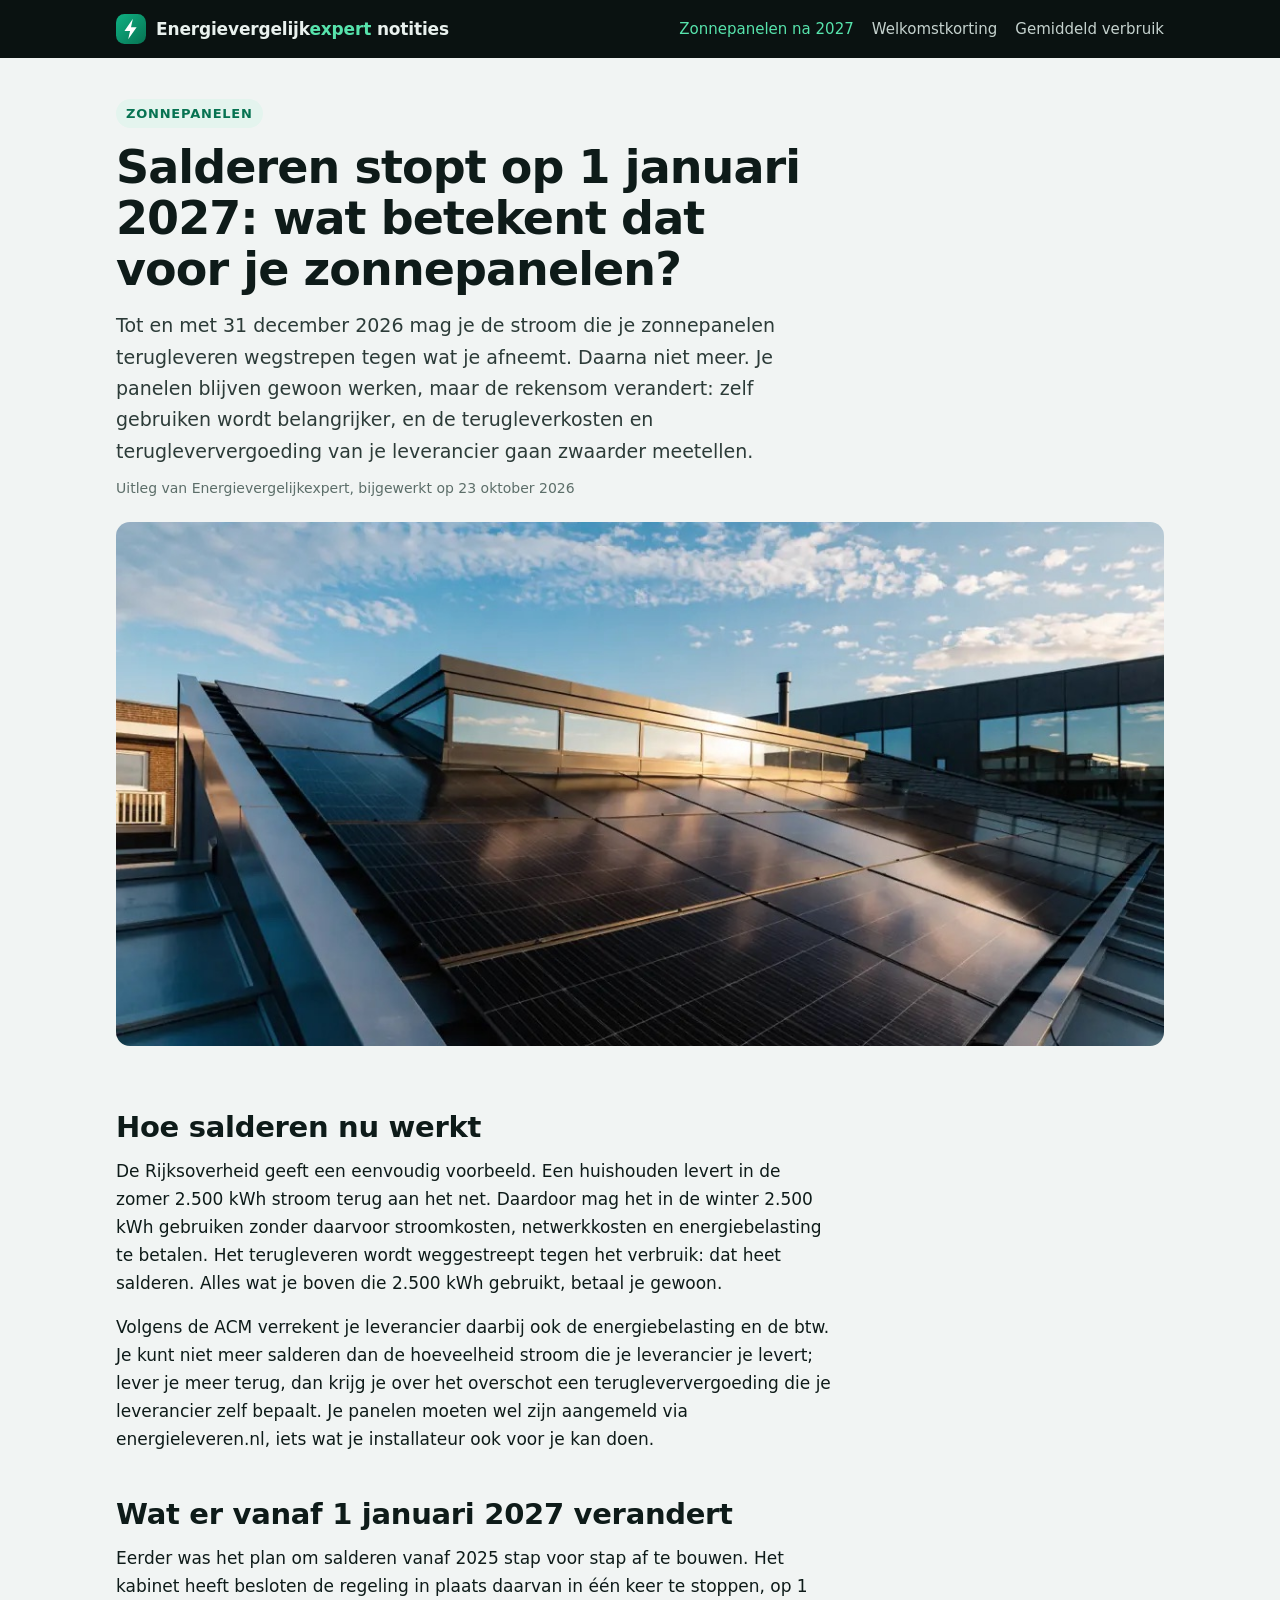
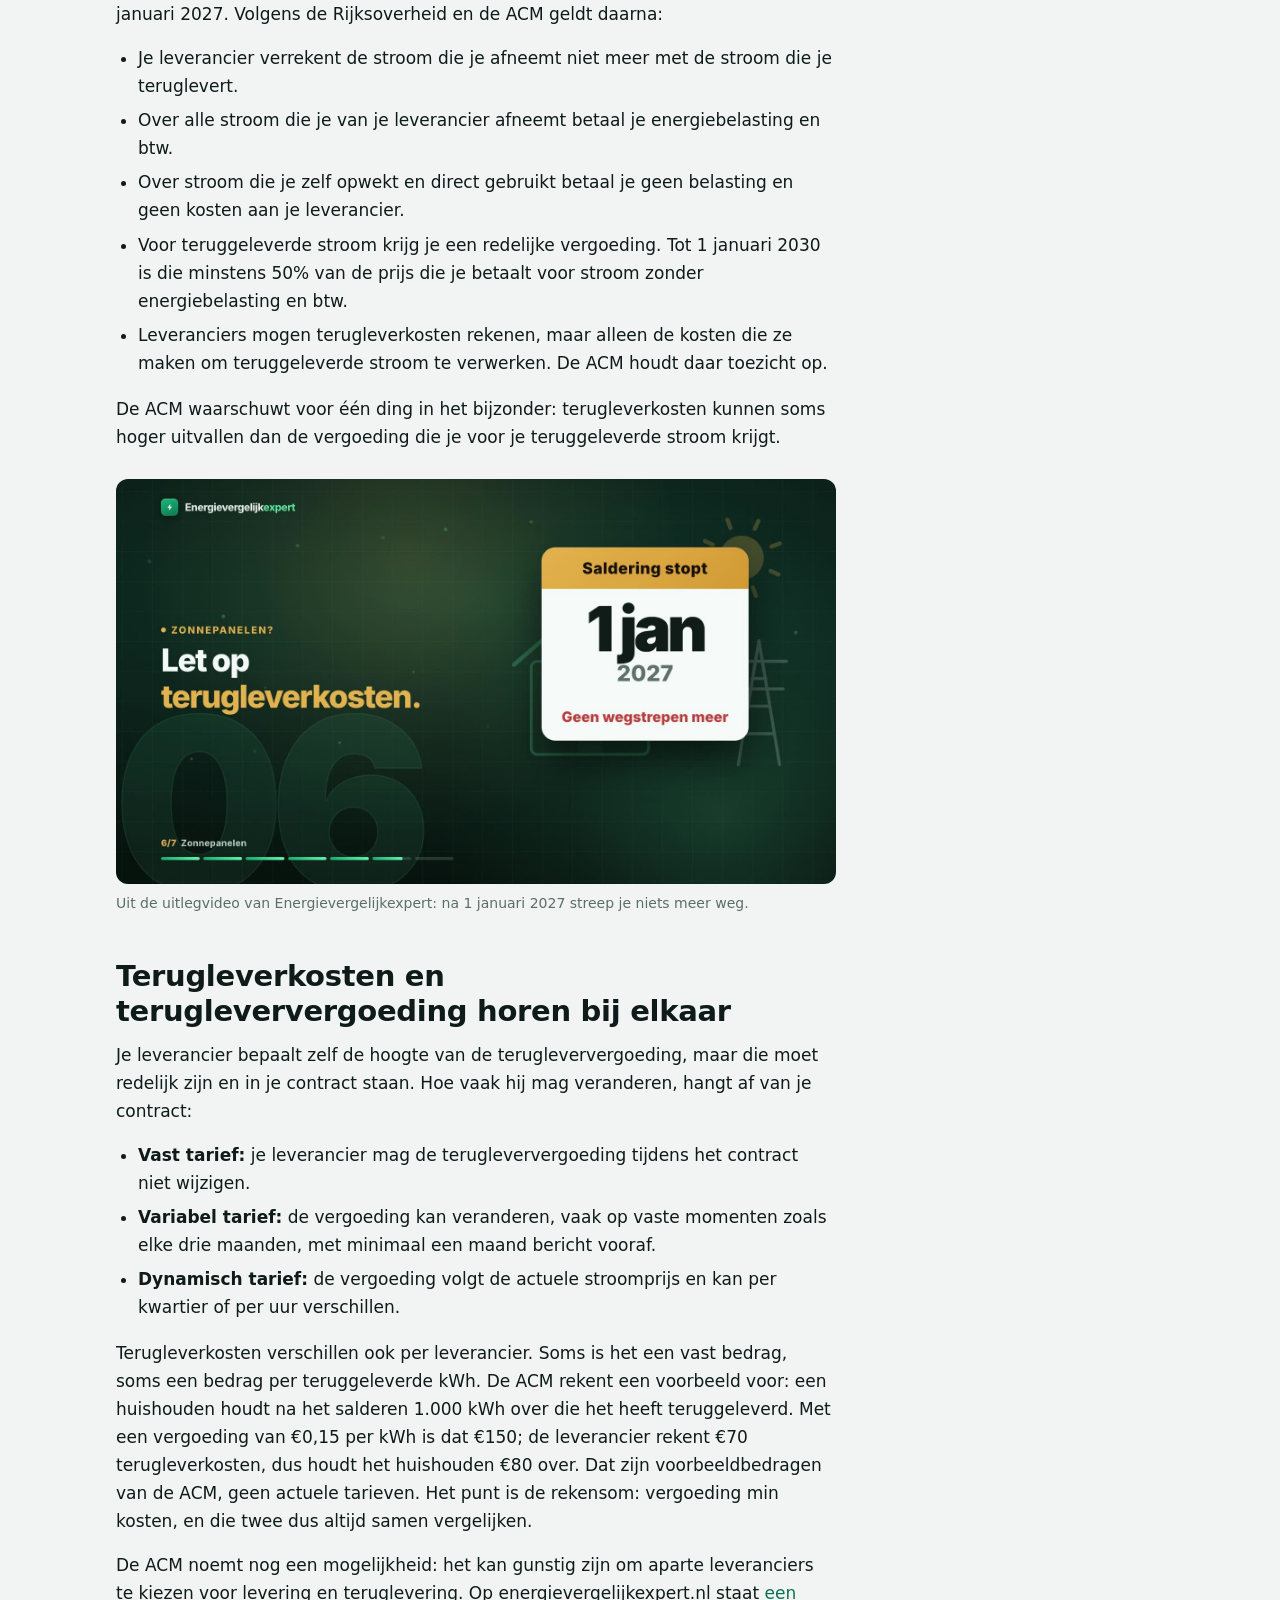
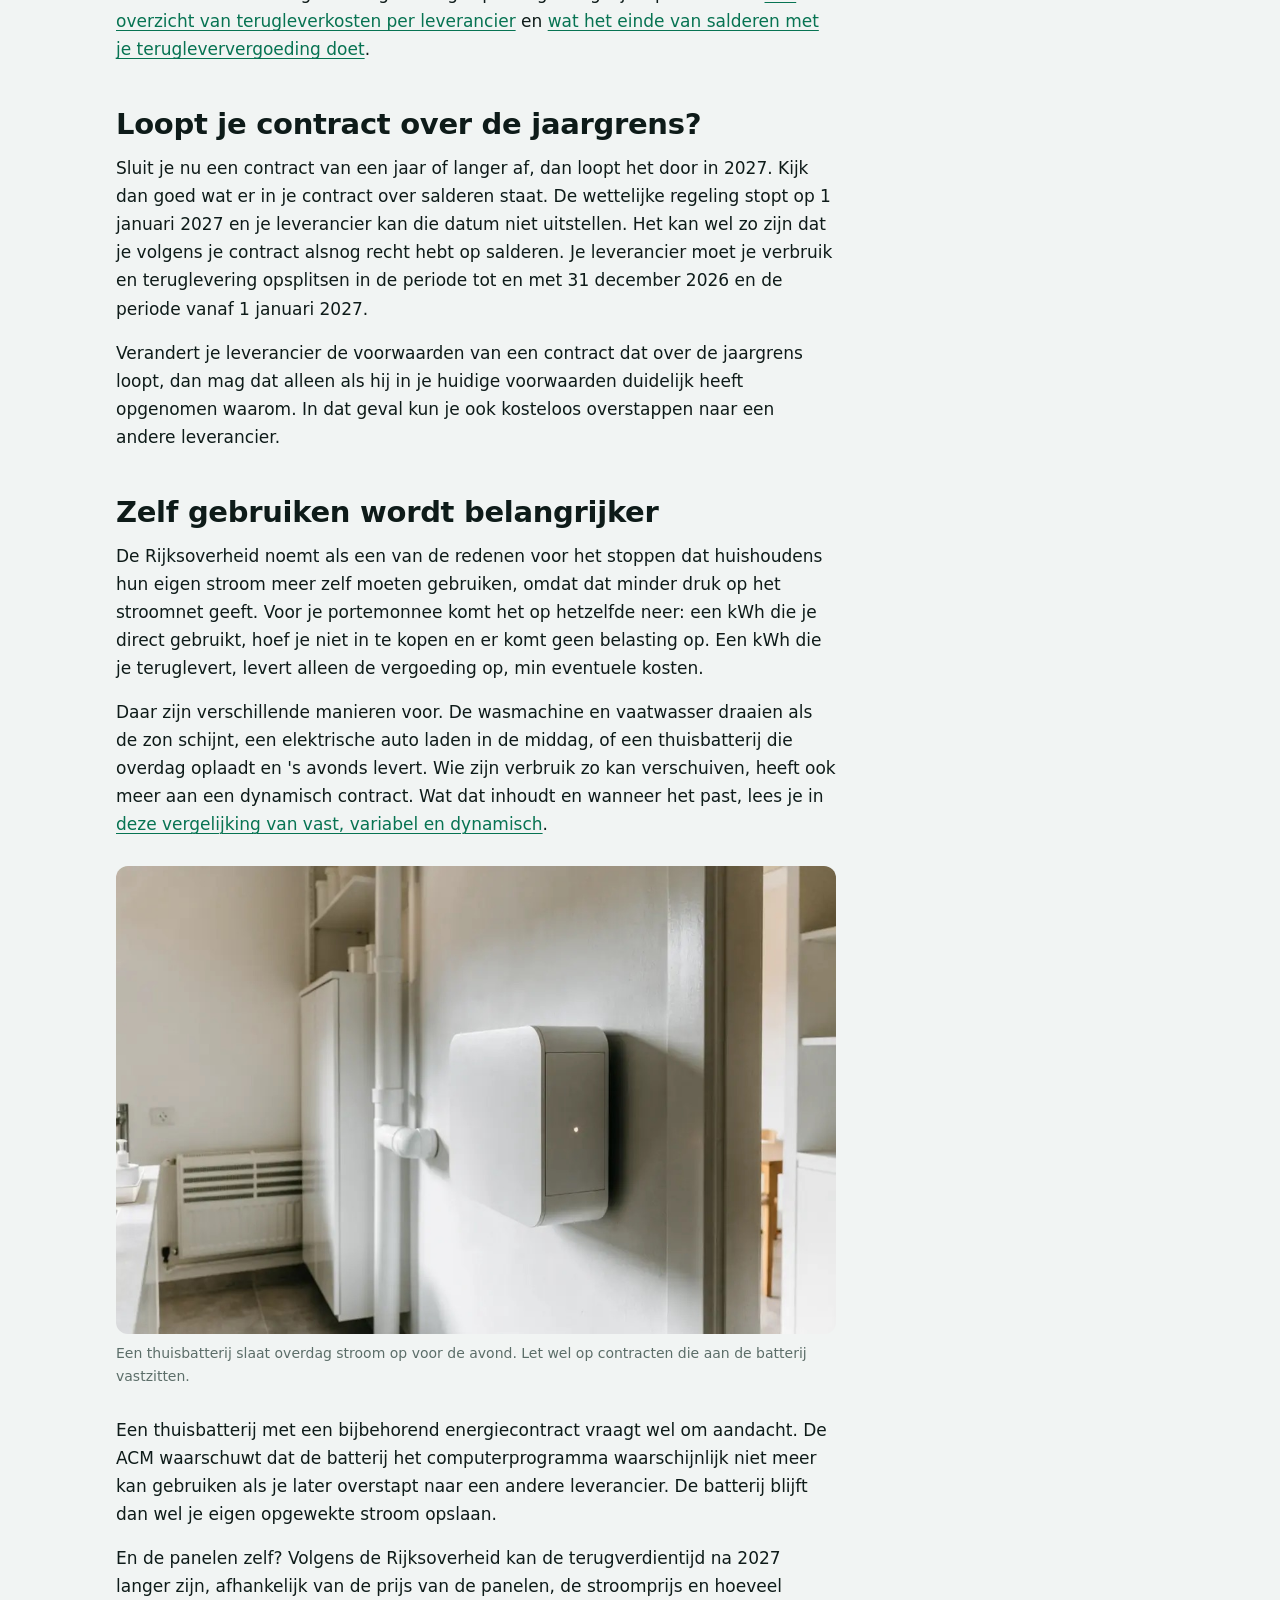
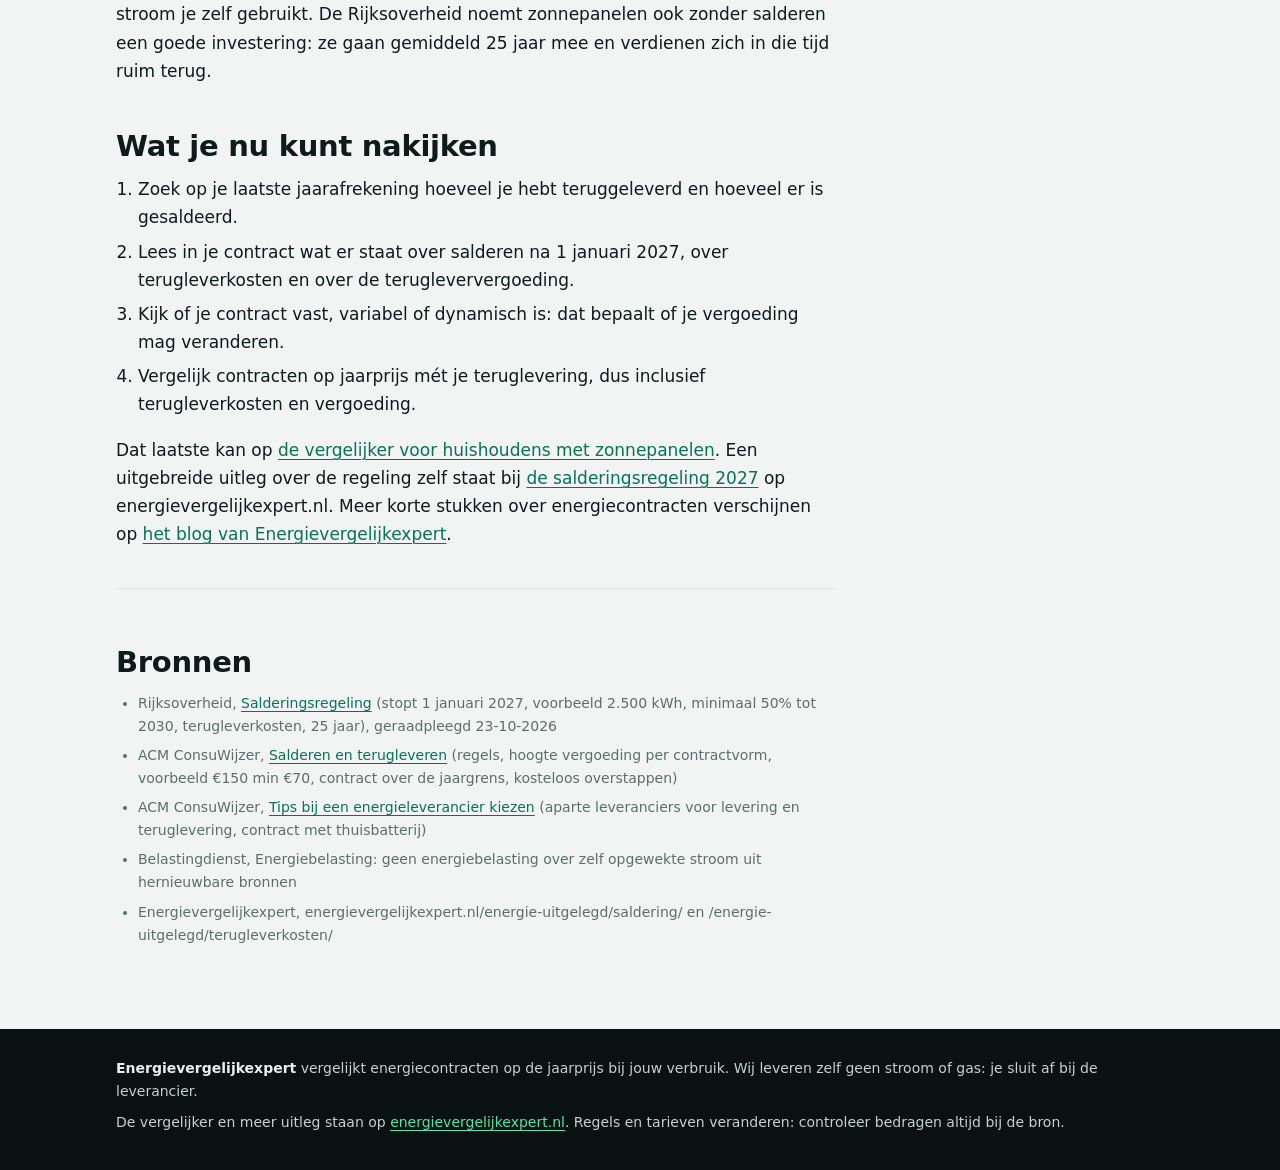
<file: index.html>
<!doctype html>
<html lang="nl"><head><meta charset="utf-8"><meta name="viewport" content="width=device-width,initial-scale=1">
<title>Zonnepanelen en het einde van salderen in 2027: wat verandert er voor je contract?</title>
<meta name="description" content="Salderen stopt op 1 januari 2027. Wat er dan verandert aan je energierekening, hoe terugleverkosten en terugleververgoeding samenhangen, wat er gebeurt als je contract over de jaargrens loopt en wat je nu nakijkt.">
<link rel="canonical" href="https://energievergelijkexpert.github.io/">
<link rel="icon" href="icon.svg" type="image/svg+xml">
<meta name="theme-color" content="#0A1211">
<link rel="stylesheet" href="style.css">
<script type="application/ld+json">{"@context": "https://schema.org", "@type": "Article", "headline": "Salderen stopt op 1 januari 2027: wat betekent dat voor je zonnepanelen?", "description": "Salderen stopt op 1 januari 2027. Wat er dan verandert aan je energierekening, hoe terugleverkosten en terugleververgoeding samenhangen, wat er gebeurt als je contract over de jaargrens loopt en wat je nu nakijkt.", "image": "https://energievergelijkexpert.github.io/zonnepanelen-plat-dak.jpg", "datePublished": "2026-10-23", "dateModified": "2026-10-23", "inLanguage": "nl-NL", "mainEntityOfPage": "https://energievergelijkexpert.github.io/", "author": {"@type": "Organization", "name": "Energievergelijkexpert", "url": "https://energievergelijkexpert.nl/"}, "publisher": {"@type": "Organization", "name": "Energievergelijkexpert", "url": "https://energievergelijkexpert.nl/"}}</script>
</head><body>
<header class="top"><div class="wrap"><a class="merk" href="./"><img src="icon.svg" alt="" width="30" height="30"><span>Energievergelijk<b>expert</b> notities</span></a>
<nav aria-label="Pagina's"><a href="./" aria-current="page">Zonnepanelen na 2027</a><a href="./welkomstkorting.html">Welkomstkorting</a><a href="./gemiddeld-verbruik.html">Gemiddeld verbruik</a></nav></div></header>
<div class="wrap"><section class="intro"><span class="label">Zonnepanelen</span>
<h1>Salderen stopt op 1 januari 2027: wat betekent dat voor je zonnepanelen?</h1><p class="kort">Tot en met 31 december 2026 mag je de stroom die je zonnepanelen terugleveren wegstrepen tegen wat je afneemt. Daarna niet meer. Je panelen blijven gewoon werken, maar de rekensom verandert: zelf gebruiken wordt belangrijker, en de terugleverkosten en terugleververgoeding van je leverancier gaan zwaarder meetellen.</p><p class="meta">Uitleg van Energievergelijkexpert, bijgewerkt op 23 oktober 2026</p></section>
<figure class="hero"><img src="zonnepanelen-plat-dak.jpg" alt="Rijen zonnepanelen op een plat dak onder een blauwe lucht met wolken" width="1100" height="715" fetchpriority="high"></figure></div>
<main><div class="wrap"><article class="lees">
<h2>Hoe salderen nu werkt</h2>
<p>De Rijksoverheid geeft een eenvoudig voorbeeld. Een huishouden levert in de zomer 2.500 kWh stroom terug aan het net. Daardoor mag het in de winter 2.500 kWh gebruiken zonder daarvoor stroomkosten, netwerkkosten en energiebelasting te betalen. Het terugleveren wordt weggestreept tegen het verbruik: dat heet salderen. Alles wat je boven die 2.500 kWh gebruikt, betaal je gewoon.</p>
<p>Volgens de ACM verrekent je leverancier daarbij ook de energiebelasting en de btw. Je kunt niet meer salderen dan de hoeveelheid stroom die je leverancier je levert; lever je meer terug, dan krijg je over het overschot een terugleververgoeding die je leverancier zelf bepaalt. Je panelen moeten wel zijn aangemeld via energieleveren.nl, iets wat je installateur ook voor je kan doen.</p>

<h2>Wat er vanaf 1 januari 2027 verandert</h2>
<p>Eerder was het plan om salderen vanaf 2025 stap voor stap af te bouwen. Het kabinet heeft besloten de regeling in plaats daarvan in één keer te stoppen, op 1 januari 2027. Volgens de Rijksoverheid en de ACM geldt daarna:</p>
<ul>
<li>Je leverancier verrekent de stroom die je afneemt niet meer met de stroom die je teruglevert.</li>
<li>Over alle stroom die je van je leverancier afneemt betaal je energiebelasting en btw.</li>
<li>Over stroom die je zelf opwekt en direct gebruikt betaal je geen belasting en geen kosten aan je leverancier.</li>
<li>Voor teruggeleverde stroom krijg je een redelijke vergoeding. Tot 1 januari 2030 is die minstens 50% van de prijs die je betaalt voor stroom zonder energiebelasting en btw.</li>
<li>Leveranciers mogen terugleverkosten rekenen, maar alleen de kosten die ze maken om teruggeleverde stroom te verwerken. De ACM houdt daar toezicht op.</li>
</ul>
<p>De ACM waarschuwt voor één ding in het bijzonder: terugleverkosten kunnen soms hoger uitvallen dan de vergoeding die je voor je teruggeleverde stroom krijgt.</p>

<figure><img src="saldering-stopt-1-januari-2027.jpg" alt="Kalenderblad met de tekst saldering stopt, 1 januari 2027, geen wegstrepen meer" width="1600" height="900" loading="lazy" decoding="async"><figcaption>Uit de uitlegvideo van Energievergelijkexpert: na 1 januari 2027 streep je niets meer weg.</figcaption></figure>

<h2>Terugleverkosten en terugleververgoeding horen bij elkaar</h2>
<p>Je leverancier bepaalt zelf de hoogte van de terugleververgoeding, maar die moet redelijk zijn en in je contract staan. Hoe vaak hij mag veranderen, hangt af van je contract:</p>
<ul>
<li><b>Vast tarief:</b> je leverancier mag de terugleververgoeding tijdens het contract niet wijzigen.</li>
<li><b>Variabel tarief:</b> de vergoeding kan veranderen, vaak op vaste momenten zoals elke drie maanden, met minimaal een maand bericht vooraf.</li>
<li><b>Dynamisch tarief:</b> de vergoeding volgt de actuele stroomprijs en kan per kwartier of per uur verschillen.</li>
</ul>
<p>Terugleverkosten verschillen ook per leverancier. Soms is het een vast bedrag, soms een bedrag per teruggeleverde kWh. De ACM rekent een voorbeeld voor: een huishouden houdt na het salderen 1.000 kWh over die het heeft teruggeleverd. Met een vergoeding van €0,15 per kWh is dat €150; de leverancier rekent €70 terugleverkosten, dus houdt het huishouden €80 over. Dat zijn voorbeeldbedragen van de ACM, geen actuele tarieven. Het punt is de rekensom: vergoeding min kosten, en die twee dus altijd samen vergelijken.</p>
<p>De ACM noemt nog een mogelijkheid: het kan gunstig zijn om aparte leveranciers te kiezen voor levering en teruglevering. Op energievergelijkexpert.nl staat <a href="https://energievergelijkexpert.nl/energie-uitgelegd/terugleverkosten/">een overzicht van terugleverkosten per leverancier</a> en <a href="https://energievergelijkexpert.nl/energie-uitgelegd/terugleververgoeding-2027/">wat het einde van salderen met je terugleververgoeding doet</a>.</p>

<h2>Loopt je contract over de jaargrens?</h2>
<p>Sluit je nu een contract van een jaar of langer af, dan loopt het door in 2027. Kijk dan goed wat er in je contract over salderen staat. De wettelijke regeling stopt op 1 januari 2027 en je leverancier kan die datum niet uitstellen. Het kan wel zo zijn dat je volgens je contract alsnog recht hebt op salderen. Je leverancier moet je verbruik en teruglevering opsplitsen in de periode tot en met 31 december 2026 en de periode vanaf 1 januari 2027.</p>
<p>Verandert je leverancier de voorwaarden van een contract dat over de jaargrens loopt, dan mag dat alleen als hij in je huidige voorwaarden duidelijk heeft opgenomen waarom. In dat geval kun je ook kosteloos overstappen naar een andere leverancier.</p>

<h2>Zelf gebruiken wordt belangrijker</h2>
<p>De Rijksoverheid noemt als een van de redenen voor het stoppen dat huishoudens hun eigen stroom meer zelf moeten gebruiken, omdat dat minder druk op het stroomnet geeft. Voor je portemonnee komt het op hetzelfde neer: een kWh die je direct gebruikt, hoef je niet in te kopen en er komt geen belasting op. Een kWh die je teruglevert, levert alleen de vergoeding op, min eventuele kosten.</p>
<p>Daar zijn verschillende manieren voor. De wasmachine en vaatwasser draaien als de zon schijnt, een elektrische auto laden in de middag, of een thuisbatterij die overdag oplaadt en 's avonds levert. Wie zijn verbruik zo kan verschuiven, heeft ook meer aan een dynamisch contract. Wat dat inhoudt en wanneer het past, lees je in <a href="https://energievergelijkexpert.netlify.app/vast-variabel-dynamisch.html">deze vergelijking van vast, variabel en dynamisch</a>.</p>

<figure><img src="thuisbatterij-aan-de-muur.jpg" alt="Witte thuisbatterij aan de muur van een lichte bijkeuken" width="1100" height="715" loading="lazy" decoding="async"><figcaption>Een thuisbatterij slaat overdag stroom op voor de avond. Let wel op contracten die aan de batterij vastzitten.</figcaption></figure>

<p>Een thuisbatterij met een bijbehorend energiecontract vraagt wel om aandacht. De ACM waarschuwt dat de batterij het computerprogramma waarschijnlijk niet meer kan gebruiken als je later overstapt naar een andere leverancier. De batterij blijft dan wel je eigen opgewekte stroom opslaan.</p>
<p>En de panelen zelf? Volgens de Rijksoverheid kan de terugverdientijd na 2027 langer zijn, afhankelijk van de prijs van de panelen, de stroomprijs en hoeveel stroom je zelf gebruikt. De Rijksoverheid noemt zonnepanelen ook zonder salderen een goede investering: ze gaan gemiddeld 25 jaar mee en verdienen zich in die tijd ruim terug.</p>

<h2>Wat je nu kunt nakijken</h2>
<ol>
<li>Zoek op je laatste jaarafrekening hoeveel je hebt teruggeleverd en hoeveel er is gesaldeerd.</li>
<li>Lees in je contract wat er staat over salderen na 1 januari 2027, over terugleverkosten en over de terugleververgoeding.</li>
<li>Kijk of je contract vast, variabel of dynamisch is: dat bepaalt of je vergoeding mag veranderen.</li>
<li>Vergelijk contracten op jaarprijs mét je teruglevering, dus inclusief terugleverkosten en vergoeding.</li>
</ol>
<p>Dat laatste kan op <a href="https://energievergelijkexpert.nl/energie-vergelijken/zonnepanelen/">de vergelijker voor huishoudens met zonnepanelen</a>. Een uitgebreide uitleg over de regeling zelf staat bij <a href="https://energievergelijkexpert.nl/energie-uitgelegd/saldering/">de salderingsregeling 2027</a> op energievergelijkexpert.nl. Meer korte stukken over energiecontracten verschijnen op <a href="https://energievergelijkexpert.wordpress.com/">het blog van Energievergelijkexpert</a>.</p>

<section class="bronnen"><h2>Bronnen</h2><ul><li>Rijksoverheid, <a href="https://www.rijksoverheid.nl/themas/klimaat-milieu-en-natuur/energie-thuis/salderingsregeling">Salderingsregeling</a> (stopt 1 januari 2027, voorbeeld 2.500 kWh, minimaal 50% tot 2030, terugleverkosten, 25 jaar), geraadpleegd 23-10-2026</li><li>ACM ConsuWijzer, <a href="https://consument.acm.nl/elektriciteit-en-gas/duurzame-energie/wat-is-salderen">Salderen en terugleveren</a> (regels, hoogte vergoeding per contractvorm, voorbeeld €150 min €70, contract over de jaargrens, kosteloos overstappen)</li><li>ACM ConsuWijzer, <a href="https://consument.acm.nl/elektriciteit-en-gas/overstappen-vergelijken-en-verhuizen/tips-bij-het-kiezen-van-een-energieleverancier">Tips bij een energieleverancier kiezen</a> (aparte leveranciers voor levering en teruglevering, contract met thuisbatterij)</li><li>Belastingdienst, Energiebelasting: geen energiebelasting over zelf opgewekte stroom uit hernieuwbare bronnen</li><li>Energievergelijkexpert, energievergelijkexpert.nl/energie-uitgelegd/saldering/ en /energie-uitgelegd/terugleverkosten/</li></ul></section></article></div></main>
<footer><div class="wrap"><p><b>Energievergelijkexpert</b> vergelijkt energiecontracten op de jaarprijs bij jouw verbruik. Wij leveren zelf geen stroom of gas: je sluit af bij de leverancier.</p>
<p>De vergelijker en meer uitleg staan op <a href="https://energievergelijkexpert.nl/">energievergelijkexpert.nl</a>. Regels en tarieven veranderen: controleer bedragen altijd bij de bron.</p></div></footer>
</body></html>
</file>
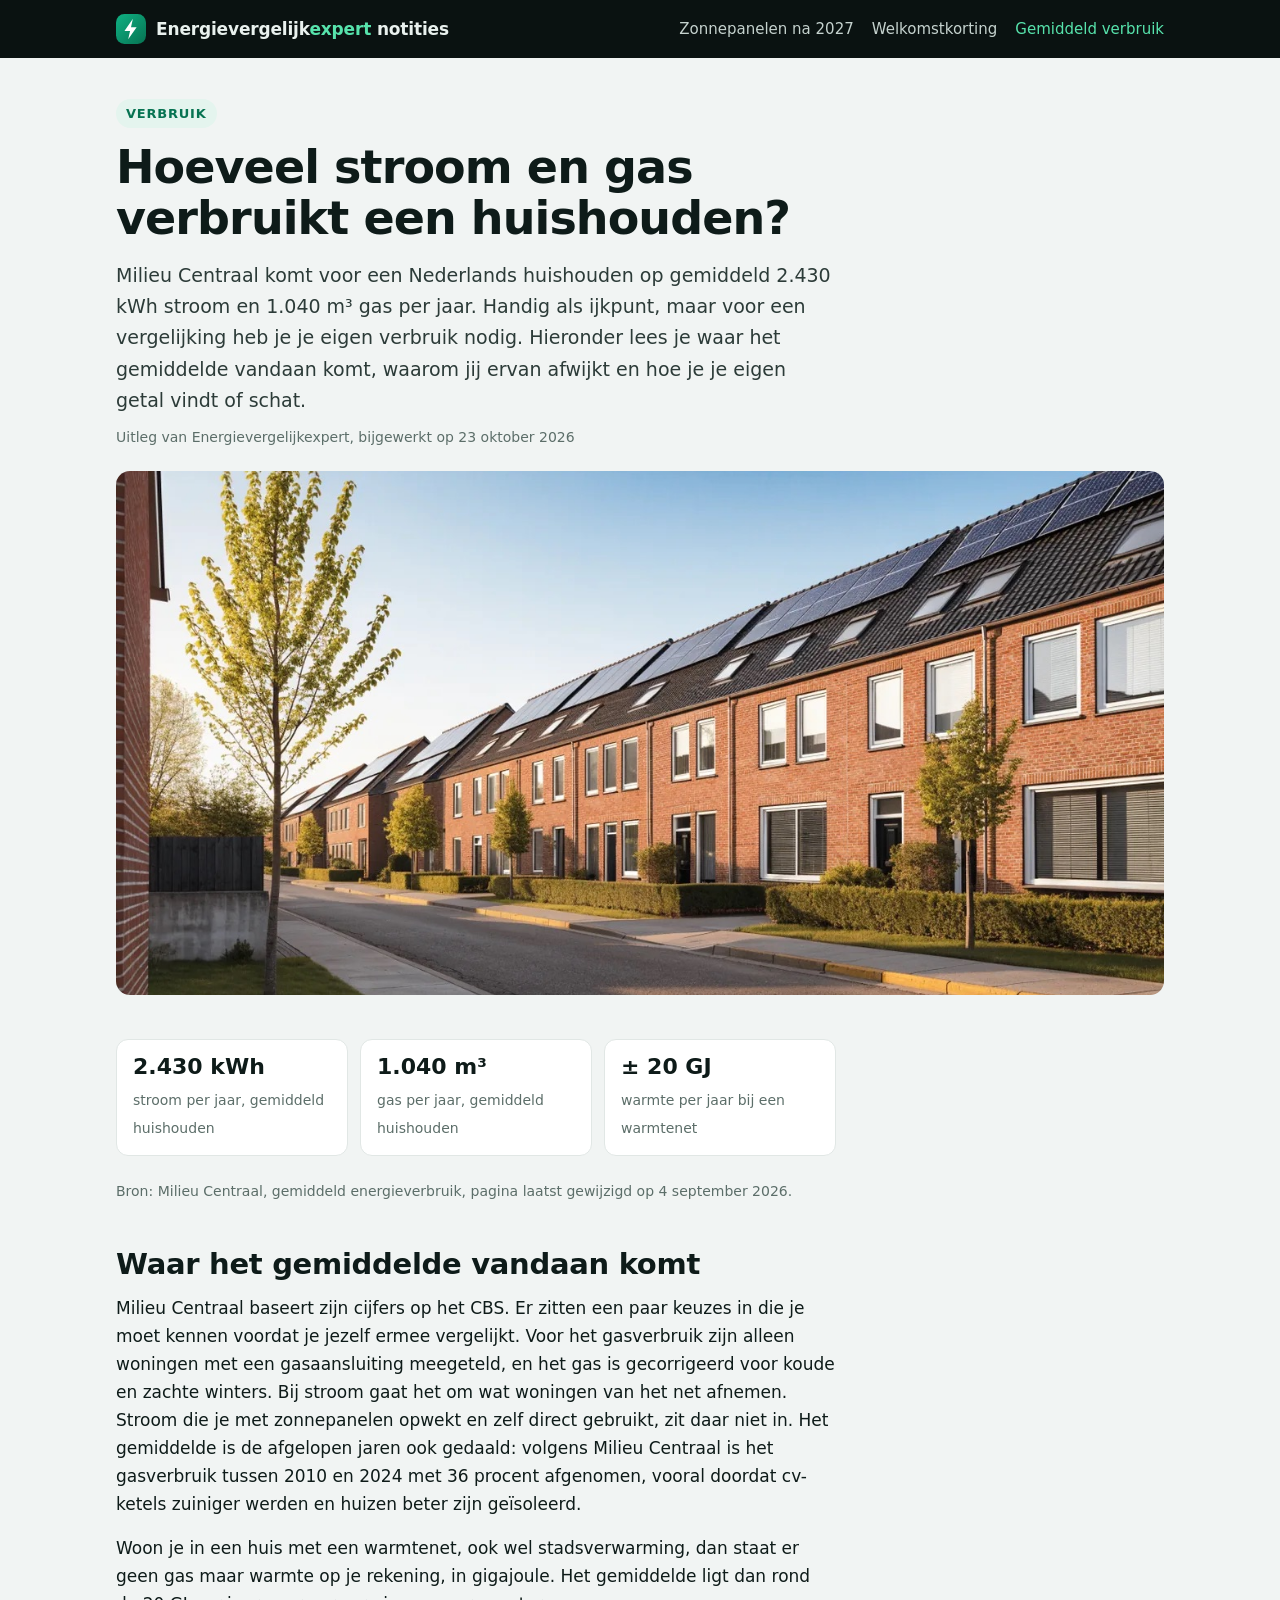
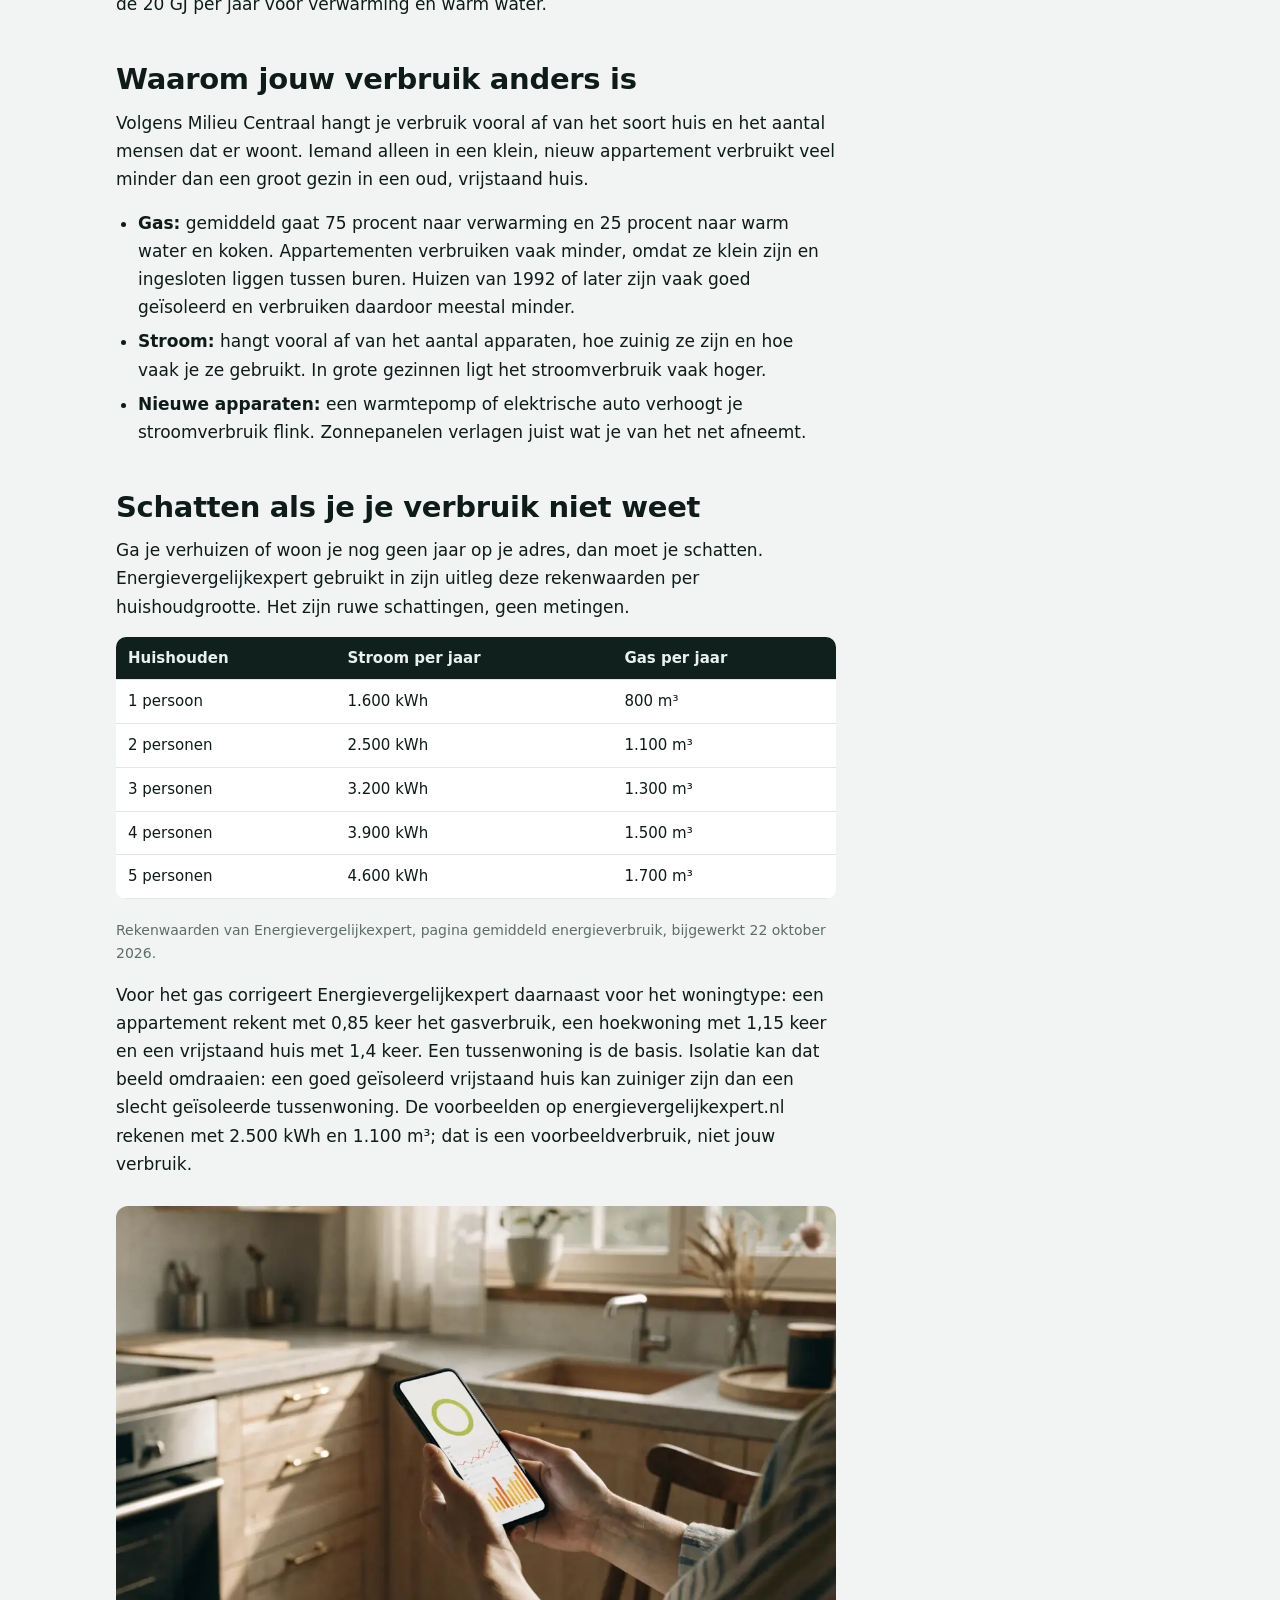
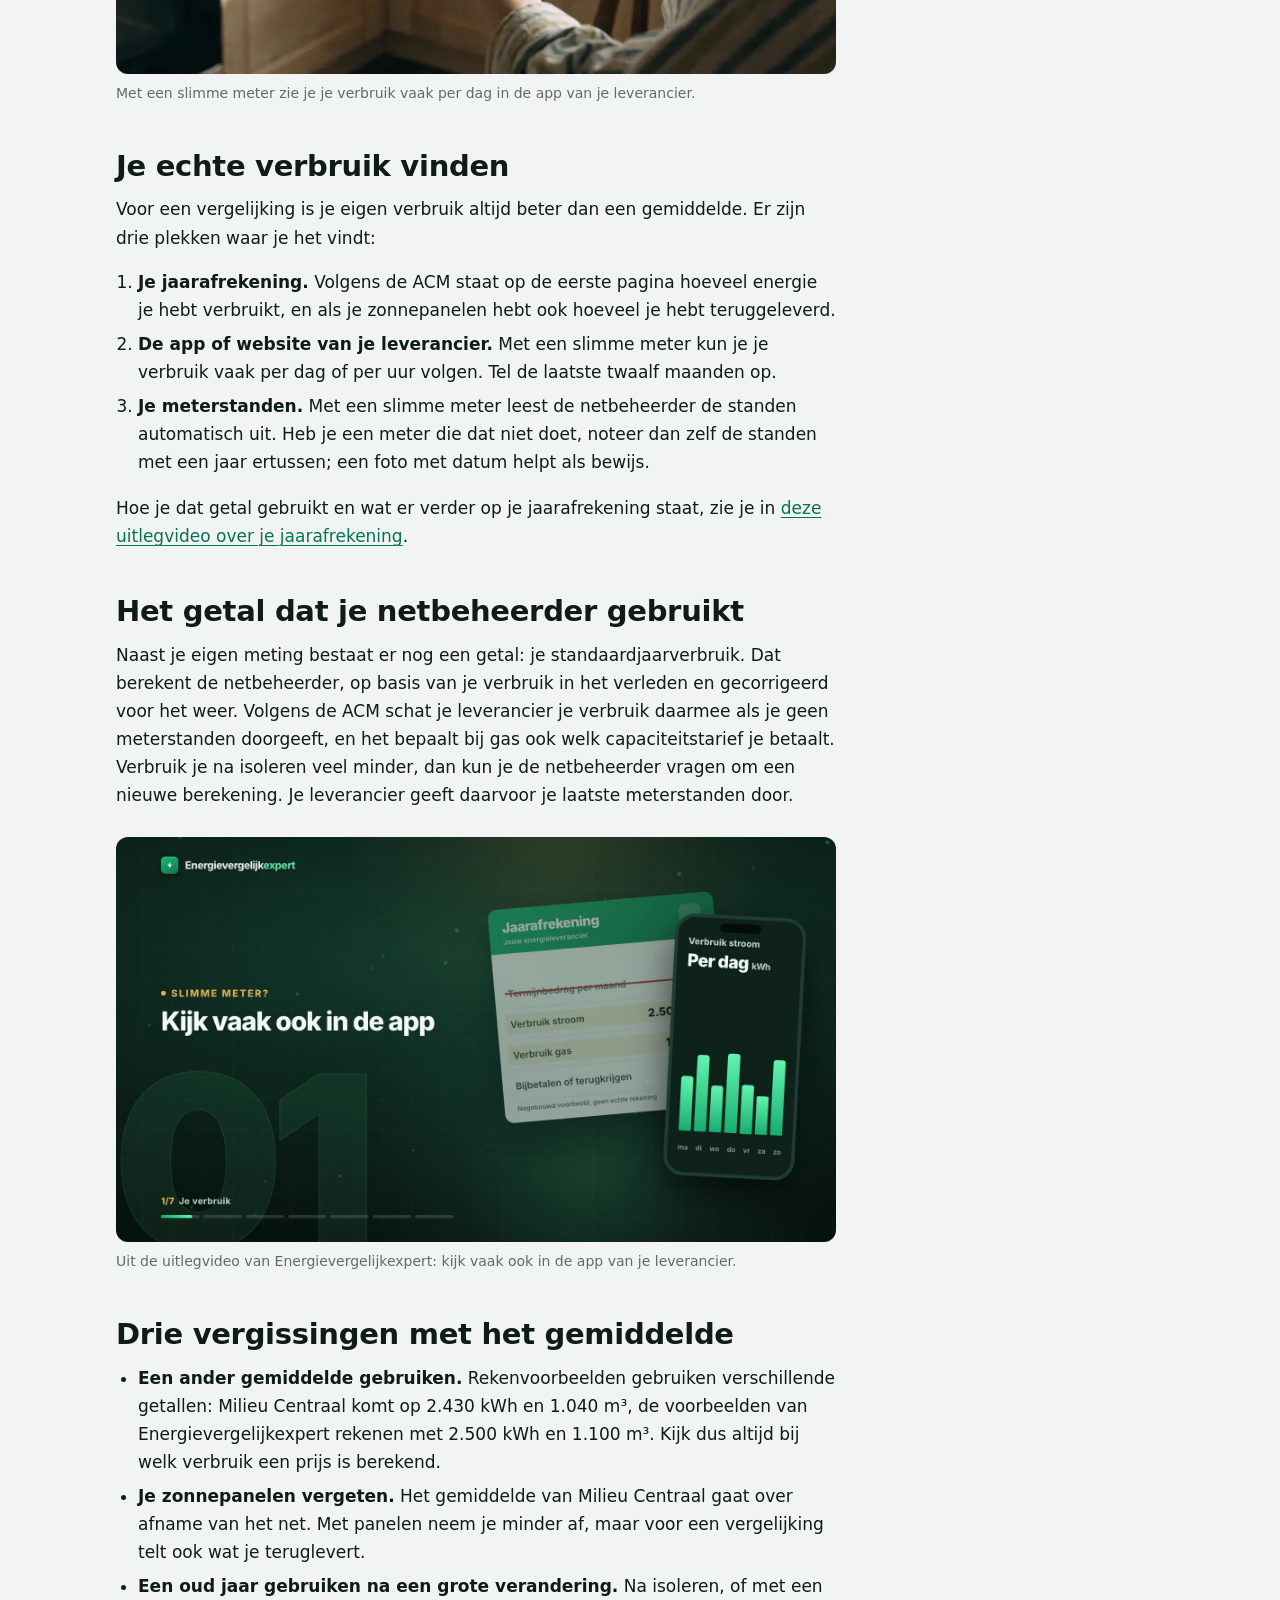
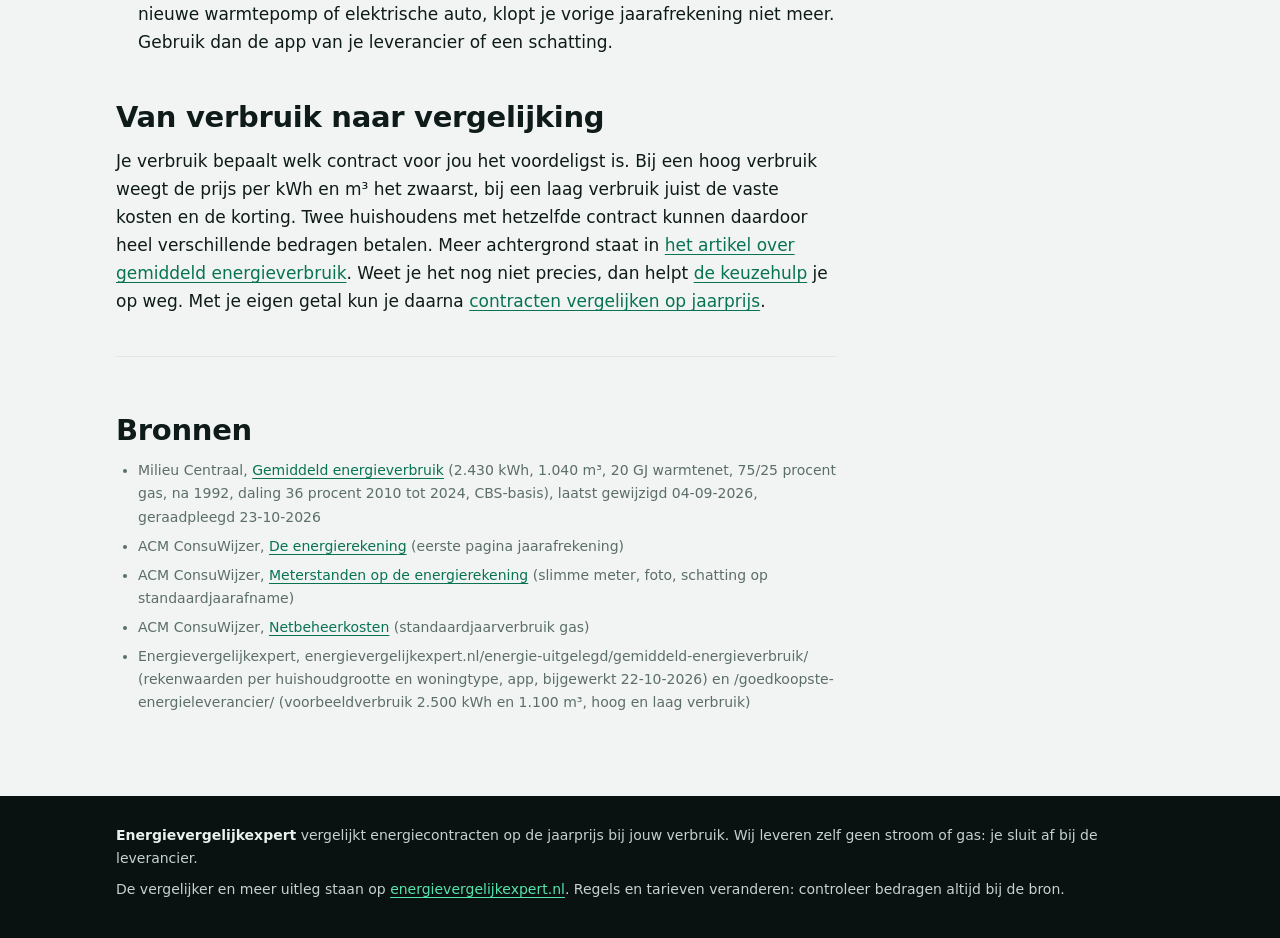
<file: gemiddeld-verbruik.html>
<!doctype html>
<html lang="nl"><head><meta charset="utf-8"><meta name="viewport" content="width=device-width,initial-scale=1">
<title>Gemiddeld stroom- en gasverbruik per huishouden, en hoe je je eigen verbruik vindt</title>
<meta name="description" content="Een Nederlands huishouden verbruikt volgens Milieu Centraal gemiddeld 2.430 kWh stroom en 1.040 m³ gas per jaar. Waarom jouw verbruik anders is, hoe je het vindt en hoe je het schat als je het niet weet.">
<link rel="canonical" href="https://energievergelijkexpert.github.io/gemiddeld-verbruik.html">
<link rel="icon" href="icon.svg" type="image/svg+xml">
<meta name="theme-color" content="#0A1211">
<link rel="stylesheet" href="style.css">
<script type="application/ld+json">{"@context": "https://schema.org", "@type": "Article", "headline": "Hoeveel stroom en gas verbruikt een huishouden?", "description": "Een Nederlands huishouden verbruikt volgens Milieu Centraal gemiddeld 2.430 kWh stroom en 1.040 m³ gas per jaar. Waarom jouw verbruik anders is, hoe je het vindt en hoe je het schat als je het niet weet.", "image": "https://energievergelijkexpert.github.io/rijtjeshuizen-straat.jpg", "datePublished": "2026-10-23", "dateModified": "2026-10-23", "inLanguage": "nl-NL", "mainEntityOfPage": "https://energievergelijkexpert.github.io/gemiddeld-verbruik.html", "author": {"@type": "Organization", "name": "Energievergelijkexpert", "url": "https://energievergelijkexpert.nl/"}, "publisher": {"@type": "Organization", "name": "Energievergelijkexpert", "url": "https://energievergelijkexpert.nl/"}}</script>
</head><body>
<header class="top"><div class="wrap"><a class="merk" href="./"><img src="icon.svg" alt="" width="30" height="30"><span>Energievergelijk<b>expert</b> notities</span></a>
<nav aria-label="Pagina's"><a href="./">Zonnepanelen na 2027</a><a href="./welkomstkorting.html">Welkomstkorting</a><a href="./gemiddeld-verbruik.html" aria-current="page">Gemiddeld verbruik</a></nav></div></header>
<div class="wrap"><section class="intro"><span class="label">Verbruik</span>
<h1>Hoeveel stroom en gas verbruikt een huishouden?</h1><p class="kort">Milieu Centraal komt voor een Nederlands huishouden op gemiddeld 2.430 kWh stroom en 1.040 m³ gas per jaar. Handig als ijkpunt, maar voor een vergelijking heb je je eigen verbruik nodig. Hieronder lees je waar het gemiddelde vandaan komt, waarom jij ervan afwijkt en hoe je je eigen getal vindt of schat.</p><p class="meta">Uitleg van Energievergelijkexpert, bijgewerkt op 23 oktober 2026</p></section>
<figure class="hero"><img src="rijtjeshuizen-straat.jpg" alt="Straat met bakstenen rijtjeshuizen met zonnepanelen op de daken en jonge bomen langs de stoep" width="1280" height="731" fetchpriority="high"></figure></div>
<main><div class="wrap"><article class="lees">
<div class="cijfers">
<div class="cijfer"><b>2.430 kWh</b><span>stroom per jaar, gemiddeld huishouden</span></div>
<div class="cijfer"><b>1.040 m³</b><span>gas per jaar, gemiddeld huishouden</span></div>
<div class="cijfer"><b>± 20 GJ</b><span>warmte per jaar bij een warmtenet</span></div>
</div>
<p class="bron">Bron: Milieu Centraal, gemiddeld energieverbruik, pagina laatst gewijzigd op 4 september 2026.</p>

<h2>Waar het gemiddelde vandaan komt</h2>
<p>Milieu Centraal baseert zijn cijfers op het CBS. Er zitten een paar keuzes in die je moet kennen voordat je jezelf ermee vergelijkt. Voor het gasverbruik zijn alleen woningen met een gasaansluiting meegeteld, en het gas is gecorrigeerd voor koude en zachte winters. Bij stroom gaat het om wat woningen van het net afnemen. Stroom die je met zonnepanelen opwekt en zelf direct gebruikt, zit daar niet in. Het gemiddelde is de afgelopen jaren ook gedaald: volgens Milieu Centraal is het gasverbruik tussen 2010 en 2024 met 36 procent afgenomen, vooral doordat cv-ketels zuiniger werden en huizen beter zijn geïsoleerd.</p>
<p>Woon je in een huis met een warmtenet, ook wel stadsverwarming, dan staat er geen gas maar warmte op je rekening, in gigajoule. Het gemiddelde ligt dan rond de 20 GJ per jaar voor verwarming en warm water.</p>

<h2>Waarom jouw verbruik anders is</h2>
<p>Volgens Milieu Centraal hangt je verbruik vooral af van het soort huis en het aantal mensen dat er woont. Iemand alleen in een klein, nieuw appartement verbruikt veel minder dan een groot gezin in een oud, vrijstaand huis.</p>
<ul>
<li><b>Gas:</b> gemiddeld gaat 75 procent naar verwarming en 25 procent naar warm water en koken. Appartementen verbruiken vaak minder, omdat ze klein zijn en ingesloten liggen tussen buren. Huizen van 1992 of later zijn vaak goed geïsoleerd en verbruiken daardoor meestal minder.</li>
<li><b>Stroom:</b> hangt vooral af van het aantal apparaten, hoe zuinig ze zijn en hoe vaak je ze gebruikt. In grote gezinnen ligt het stroomverbruik vaak hoger.</li>
<li><b>Nieuwe apparaten:</b> een warmtepomp of elektrische auto verhoogt je stroomverbruik flink. Zonnepanelen verlagen juist wat je van het net afneemt.</li>
</ul>

<h2>Schatten als je je verbruik niet weet</h2>
<p>Ga je verhuizen of woon je nog geen jaar op je adres, dan moet je schatten. Energievergelijkexpert gebruikt in zijn uitleg deze rekenwaarden per huishoudgrootte. Het zijn ruwe schattingen, geen metingen.</p>
<div class="tabel"><table>
<tr><th>Huishouden</th><th>Stroom per jaar</th><th>Gas per jaar</th></tr>
<tr><td>1 persoon</td><td class="getal">1.600 kWh</td><td class="getal">800 m³</td></tr>
<tr><td>2 personen</td><td class="getal">2.500 kWh</td><td class="getal">1.100 m³</td></tr>
<tr><td>3 personen</td><td class="getal">3.200 kWh</td><td class="getal">1.300 m³</td></tr>
<tr><td>4 personen</td><td class="getal">3.900 kWh</td><td class="getal">1.500 m³</td></tr>
<tr><td>5 personen</td><td class="getal">4.600 kWh</td><td class="getal">1.700 m³</td></tr>
</table></div>
<p class="bron">Rekenwaarden van Energievergelijkexpert, pagina gemiddeld energieverbruik, bijgewerkt 22 oktober 2026.</p>
<p>Voor het gas corrigeert Energievergelijkexpert daarnaast voor het woningtype: een appartement rekent met 0,85 keer het gasverbruik, een hoekwoning met 1,15 keer en een vrijstaand huis met 1,4 keer. Een tussenwoning is de basis. Isolatie kan dat beeld omdraaien: een goed geïsoleerd vrijstaand huis kan zuiniger zijn dan een slecht geïsoleerde tussenwoning. De voorbeelden op energievergelijkexpert.nl rekenen met 2.500 kWh en 1.100 m³; dat is een voorbeeldverbruik, niet jouw verbruik.</p>

<figure><img src="energie-app-verbruik-telefoon.jpg" alt="Hand houdt een telefoon met een energie-app vast in een lichte keuken" width="1100" height="715" loading="lazy" decoding="async"><figcaption>Met een slimme meter zie je je verbruik vaak per dag in de app van je leverancier.</figcaption></figure>

<h2>Je echte verbruik vinden</h2>
<p>Voor een vergelijking is je eigen verbruik altijd beter dan een gemiddelde. Er zijn drie plekken waar je het vindt:</p>
<ol>
<li><b>Je jaarafrekening.</b> Volgens de ACM staat op de eerste pagina hoeveel energie je hebt verbruikt, en als je zonnepanelen hebt ook hoeveel je hebt teruggeleverd.</li>
<li><b>De app of website van je leverancier.</b> Met een slimme meter kun je je verbruik vaak per dag of per uur volgen. Tel de laatste twaalf maanden op.</li>
<li><b>Je meterstanden.</b> Met een slimme meter leest de netbeheerder de standen automatisch uit. Heb je een meter die dat niet doet, noteer dan zelf de standen met een jaar ertussen; een foto met datum helpt als bewijs.</li>
</ol>
<p>Hoe je dat getal gebruikt en wat er verder op je jaarafrekening staat, zie je in <a href="https://energievergelijkexpert.netlify.app/">deze uitlegvideo over je jaarafrekening</a>.</p>

<h2>Het getal dat je netbeheerder gebruikt</h2>
<p>Naast je eigen meting bestaat er nog een getal: je standaardjaarverbruik. Dat berekent de netbeheerder, op basis van je verbruik in het verleden en gecorrigeerd voor het weer. Volgens de ACM schat je leverancier je verbruik daarmee als je geen meterstanden doorgeeft, en het bepaalt bij gas ook welk capaciteitstarief je betaalt. Verbruik je na isoleren veel minder, dan kun je de netbeheerder vragen om een nieuwe berekening. Je leverancier geeft daarvoor je laatste meterstanden door.</p>

<figure><img src="verbruik-per-dag-in-de-app.jpg" alt="Telefoonscherm met staafjes voor stroomverbruik per dag naast een nagebouwde jaarafrekening" width="1600" height="900" loading="lazy" decoding="async"><figcaption>Uit de uitlegvideo van Energievergelijkexpert: kijk vaak ook in de app van je leverancier.</figcaption></figure>

<h2>Drie vergissingen met het gemiddelde</h2>
<ul>
<li><b>Een ander gemiddelde gebruiken.</b> Rekenvoorbeelden gebruiken verschillende getallen: Milieu Centraal komt op 2.430 kWh en 1.040 m³, de voorbeelden van Energievergelijkexpert rekenen met 2.500 kWh en 1.100 m³. Kijk dus altijd bij welk verbruik een prijs is berekend.</li>
<li><b>Je zonnepanelen vergeten.</b> Het gemiddelde van Milieu Centraal gaat over afname van het net. Met panelen neem je minder af, maar voor een vergelijking telt ook wat je teruglevert.</li>
<li><b>Een oud jaar gebruiken na een grote verandering.</b> Na isoleren, of met een nieuwe warmtepomp of elektrische auto, klopt je vorige jaarafrekening niet meer. Gebruik dan de app van je leverancier of een schatting.</li>
</ul>

<h2>Van verbruik naar vergelijking</h2>
<p>Je verbruik bepaalt welk contract voor jou het voordeligst is. Bij een hoog verbruik weegt de prijs per kWh en m³ het zwaarst, bij een laag verbruik juist de vaste kosten en de korting. Twee huishoudens met hetzelfde contract kunnen daardoor heel verschillende bedragen betalen. Meer achtergrond staat in <a href="https://energievergelijkexpert.nl/energie-uitgelegd/gemiddeld-energieverbruik/">het artikel over gemiddeld energieverbruik</a>. Weet je het nog niet precies, dan helpt <a href="https://energievergelijkexpert.nl/hulp-bij-kiezen/">de keuzehulp</a> je op weg. Met je eigen getal kun je daarna <a href="https://energievergelijkexpert.nl/energie-vergelijken/">contracten vergelijken op jaarprijs</a>.</p>

<section class="bronnen"><h2>Bronnen</h2><ul><li>Milieu Centraal, <a href="https://www.milieucentraal.nl/energie-besparen/inzicht-in-je-energierekening/gemiddeld-energieverbruik/">Gemiddeld energieverbruik</a> (2.430 kWh, 1.040 m³, 20 GJ warmtenet, 75/25 procent gas, na 1992, daling 36 procent 2010 tot 2024, CBS-basis), laatst gewijzigd 04-09-2026, geraadpleegd 23-10-2026</li><li>ACM ConsuWijzer, <a href="https://consument.acm.nl/elektriciteit-en-gas/wat-betaal-ik-voor-mijn-energie/de-energierekening">De energierekening</a> (eerste pagina jaarafrekening)</li><li>ACM ConsuWijzer, <a href="https://consument.acm.nl/elektriciteit-en-gas/meters-meterstanden-verbruik/meterstanden-energierekening">Meterstanden op de energierekening</a> (slimme meter, foto, schatting op standaardjaarafname)</li><li>ACM ConsuWijzer, <a href="https://consument.acm.nl/elektriciteit-en-gas/wat-betaal-ik-voor-mijn-energie/wat-zijn-netwerkkosten-capaciteitstarief-aansluittarief-meettarief">Netbeheerkosten</a> (standaardjaarverbruik gas)</li><li>Energievergelijkexpert, energievergelijkexpert.nl/energie-uitgelegd/gemiddeld-energieverbruik/ (rekenwaarden per huishoudgrootte en woningtype, app, bijgewerkt 22-10-2026) en /goedkoopste-energieleverancier/ (voorbeeldverbruik 2.500 kWh en 1.100 m³, hoog en laag verbruik)</li></ul></section></article></div></main>
<footer><div class="wrap"><p><b>Energievergelijkexpert</b> vergelijkt energiecontracten op de jaarprijs bij jouw verbruik. Wij leveren zelf geen stroom of gas: je sluit af bij de leverancier.</p>
<p>De vergelijker en meer uitleg staan op <a href="https://energievergelijkexpert.nl/">energievergelijkexpert.nl</a>. Regels en tarieven veranderen: controleer bedragen altijd bij de bron.</p></div></footer>
</body></html>
</file>
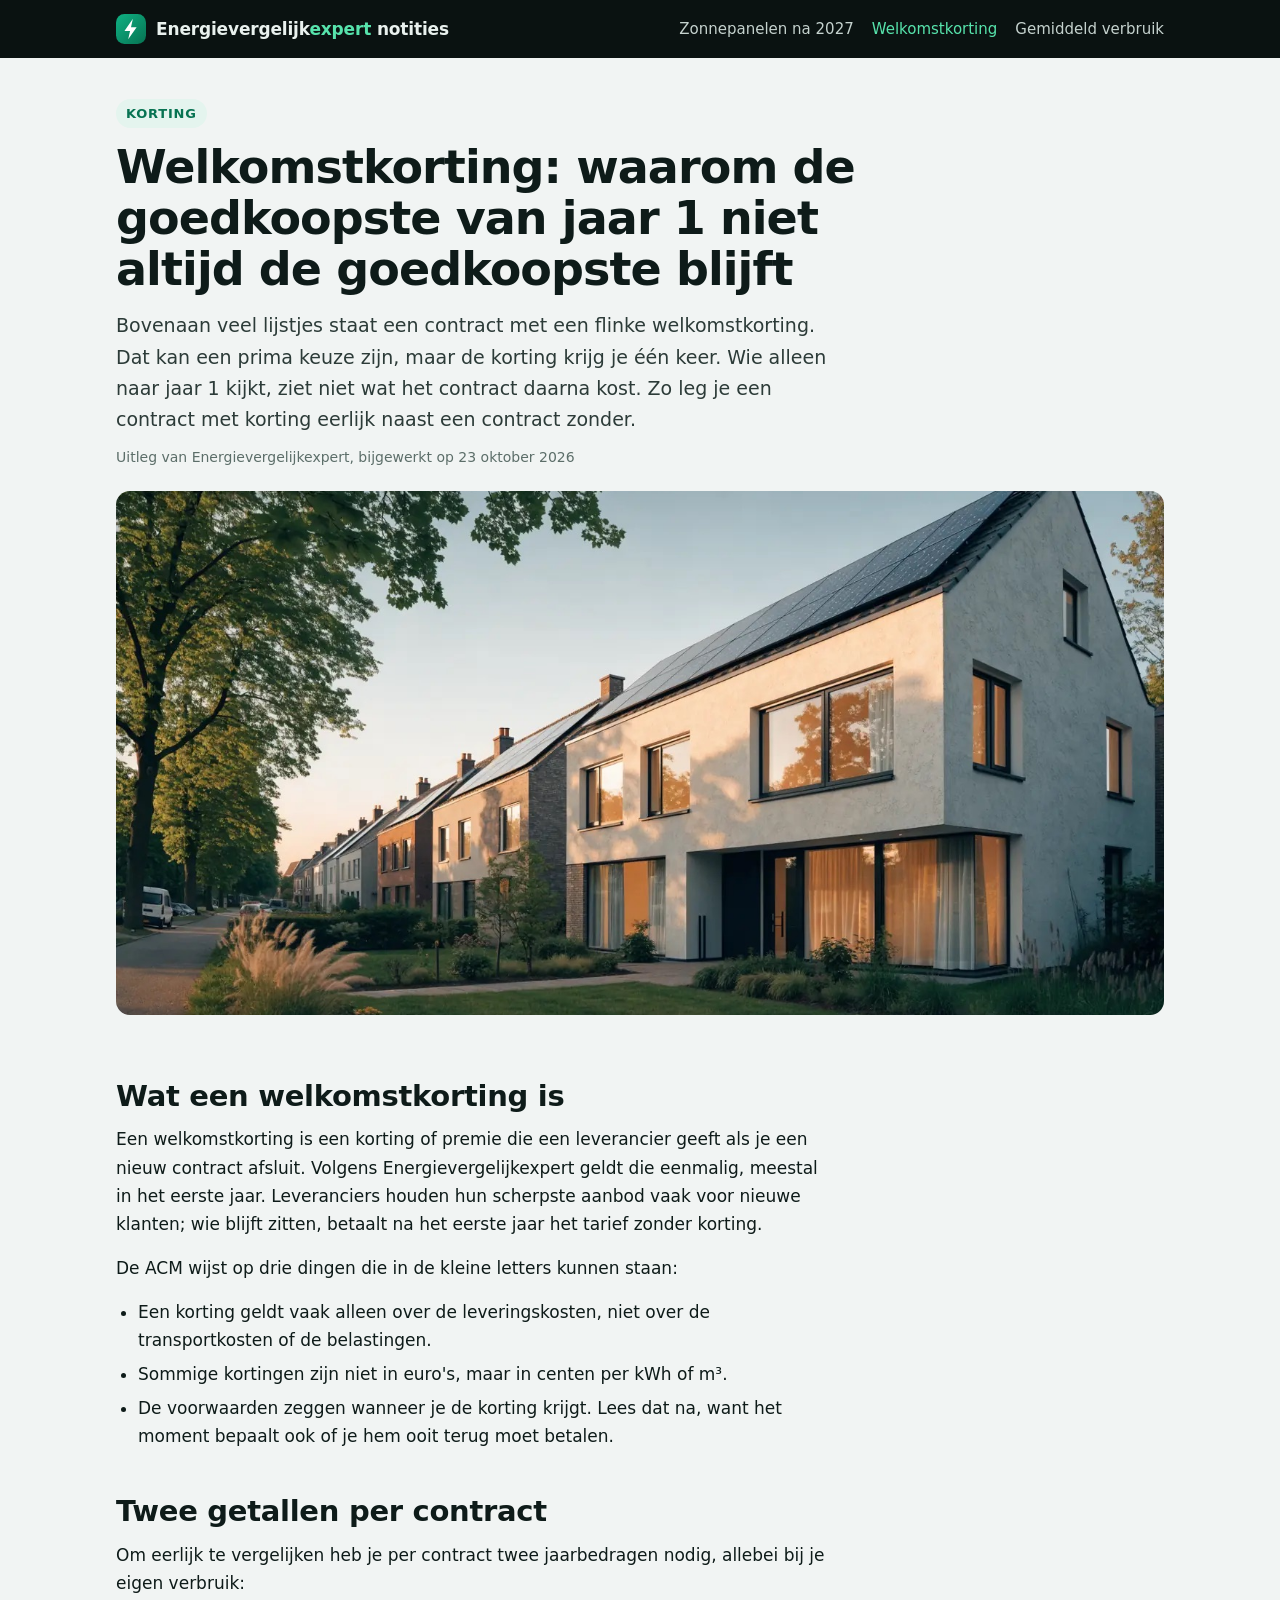
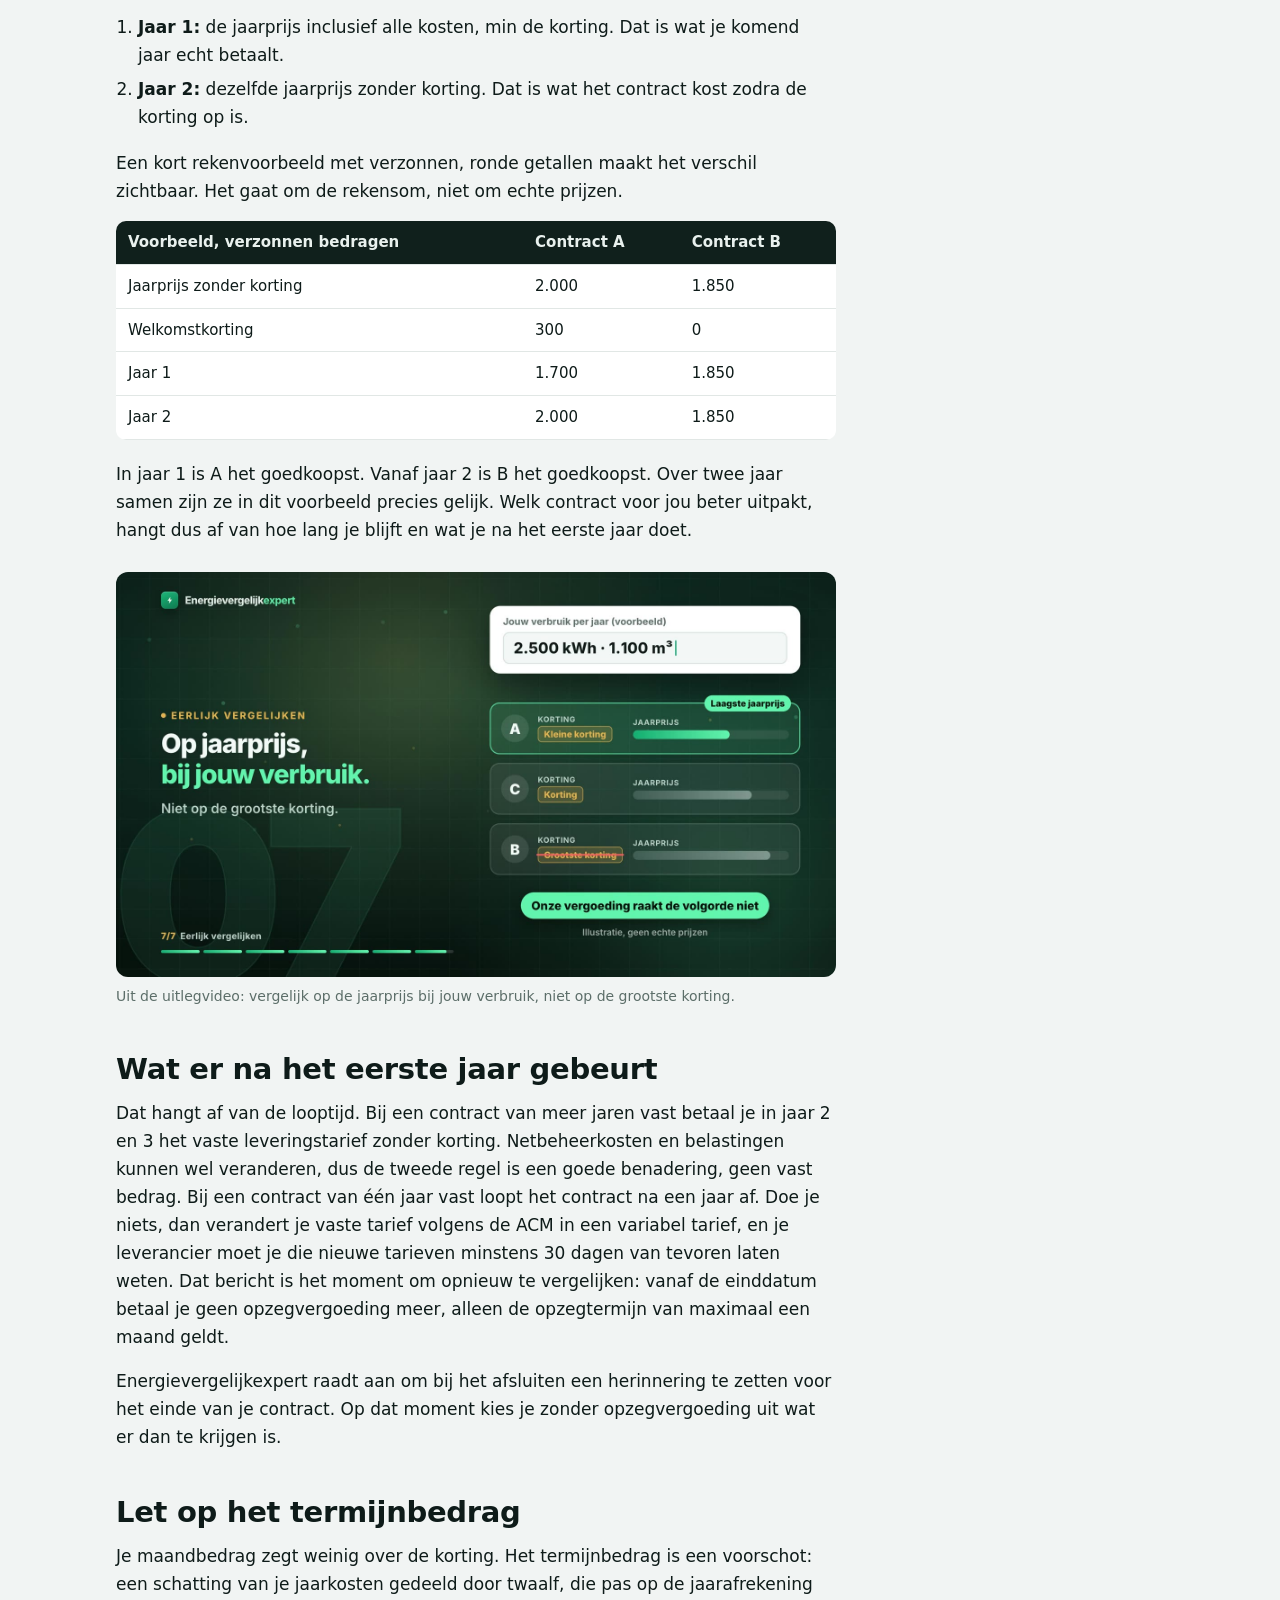
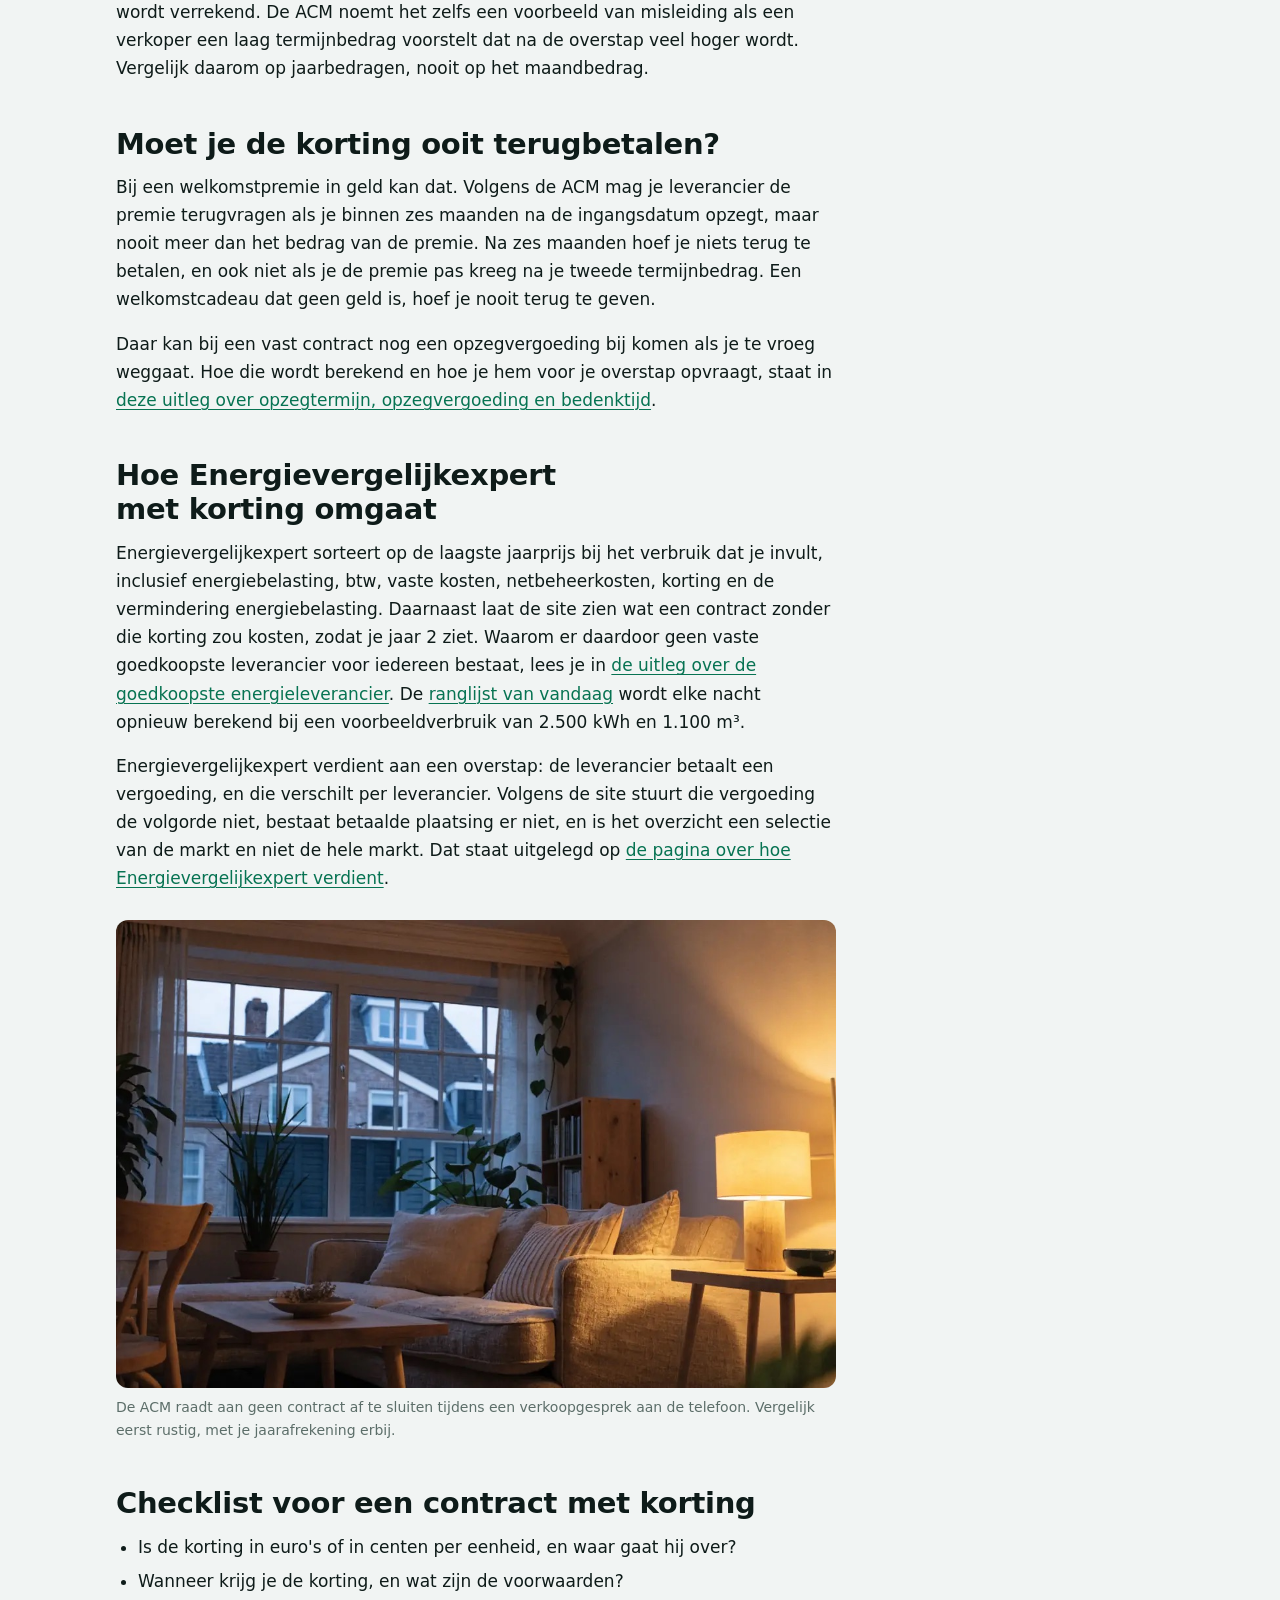
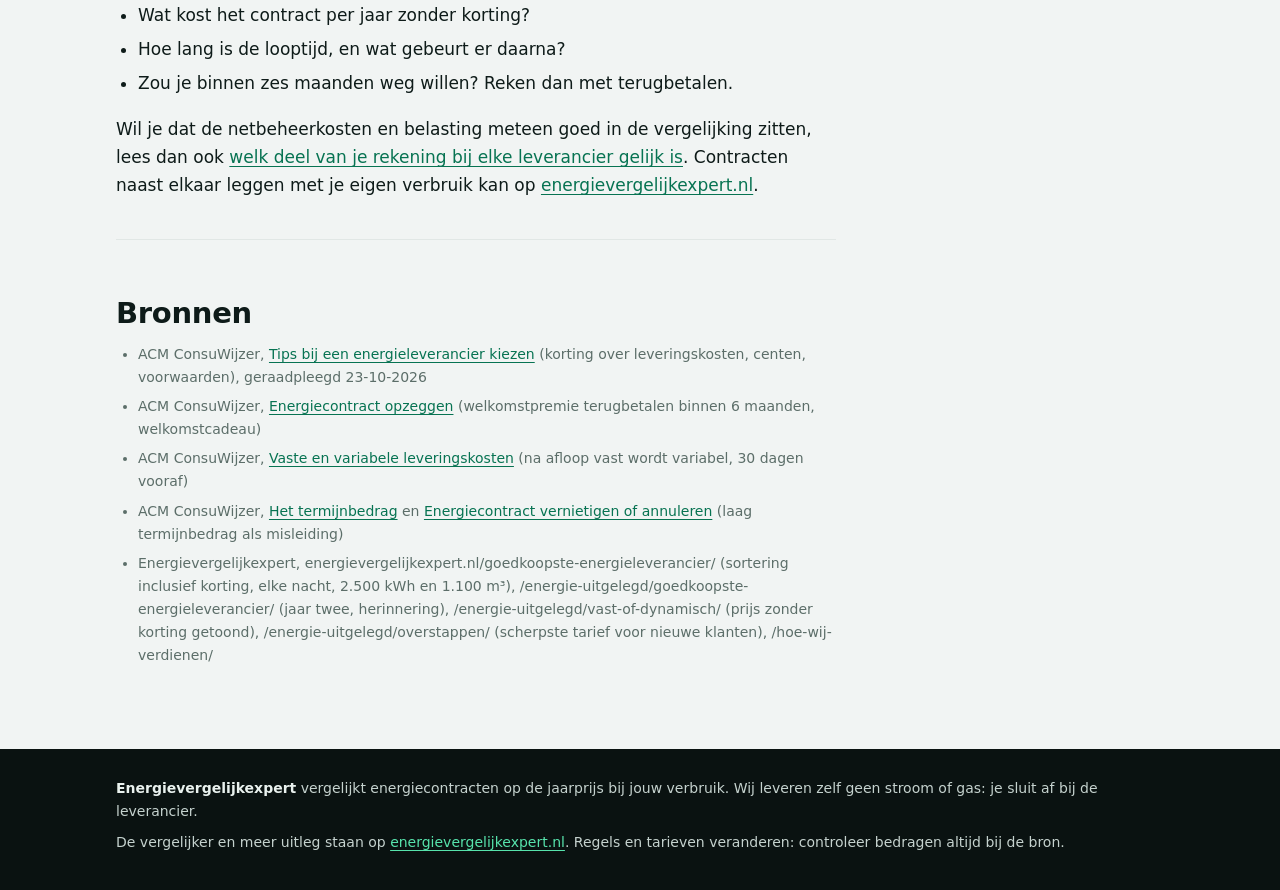
<file: welkomstkorting.html>
<!doctype html>
<html lang="nl"><head><meta charset="utf-8"><meta name="viewport" content="width=device-width,initial-scale=1">
<title>Welkomstkorting of laag tarief? Zo vergelijk je jaar 1 en jaar 2 van een energiecontract</title>
<meta name="description" content="Een welkomstkorting krijg je één keer. Waarom de goedkoopste van jaar 1 in jaar 2 duurder kan zijn, waar de korting wel en niet over gaat, wanneer je een premie terugbetaalt en hoe je eerlijk vergelijkt.">
<link rel="canonical" href="https://energievergelijkexpert.github.io/welkomstkorting.html">
<link rel="icon" href="icon.svg" type="image/svg+xml">
<meta name="theme-color" content="#0A1211">
<link rel="stylesheet" href="style.css">
<script type="application/ld+json">{"@context": "https://schema.org", "@type": "Article", "headline": "Welkomstkorting: waarom de goedkoopste van jaar 1 niet altijd de goedkoopste blijft", "description": "Een welkomstkorting krijg je één keer. Waarom de goedkoopste van jaar 1 in jaar 2 duurder kan zijn, waar de korting wel en niet over gaat, wanneer je een premie terugbetaalt en hoe je eerlijk vergelijkt.", "image": "https://energievergelijkexpert.github.io/woning-zonnepanelen-straat.jpg", "datePublished": "2026-10-23", "dateModified": "2026-10-23", "inLanguage": "nl-NL", "mainEntityOfPage": "https://energievergelijkexpert.github.io/welkomstkorting.html", "author": {"@type": "Organization", "name": "Energievergelijkexpert", "url": "https://energievergelijkexpert.nl/"}, "publisher": {"@type": "Organization", "name": "Energievergelijkexpert", "url": "https://energievergelijkexpert.nl/"}}</script>
</head><body>
<header class="top"><div class="wrap"><a class="merk" href="./"><img src="icon.svg" alt="" width="30" height="30"><span>Energievergelijk<b>expert</b> notities</span></a>
<nav aria-label="Pagina's"><a href="./">Zonnepanelen na 2027</a><a href="./welkomstkorting.html" aria-current="page">Welkomstkorting</a><a href="./gemiddeld-verbruik.html">Gemiddeld verbruik</a></nav></div></header>
<div class="wrap"><section class="intro"><span class="label">Korting</span>
<h1>Welkomstkorting: waarom de goedkoopste van jaar 1 niet altijd de goedkoopste blijft</h1><p class="kort">Bovenaan veel lijstjes staat een contract met een flinke welkomstkorting. Dat kan een prima keuze zijn, maar de korting krijg je één keer. Wie alleen naar jaar 1 kijkt, ziet niet wat het contract daarna kost. Zo leg je een contract met korting eerlijk naast een contract zonder.</p><p class="meta">Uitleg van Energievergelijkexpert, bijgewerkt op 23 oktober 2026</p></section>
<figure class="hero"><img src="woning-zonnepanelen-straat.jpg" alt="Lichte woning met zonnepanelen op het dak in een straat met bomen, bij avondzon" width="1440" height="823" fetchpriority="high"></figure></div>
<main><div class="wrap"><article class="lees">
<h2>Wat een welkomstkorting is</h2>
<p>Een welkomstkorting is een korting of premie die een leverancier geeft als je een nieuw contract afsluit. Volgens Energievergelijkexpert geldt die eenmalig, meestal in het eerste jaar. Leveranciers houden hun scherpste aanbod vaak voor nieuwe klanten; wie blijft zitten, betaalt na het eerste jaar het tarief zonder korting.</p>
<p>De ACM wijst op drie dingen die in de kleine letters kunnen staan:</p>
<ul>
<li>Een korting geldt vaak alleen over de leveringskosten, niet over de transportkosten of de belastingen.</li>
<li>Sommige kortingen zijn niet in euro's, maar in centen per kWh of m³.</li>
<li>De voorwaarden zeggen wanneer je de korting krijgt. Lees dat na, want het moment bepaalt ook of je hem ooit terug moet betalen.</li>
</ul>

<h2>Twee getallen per contract</h2>
<p>Om eerlijk te vergelijken heb je per contract twee jaarbedragen nodig, allebei bij je eigen verbruik:</p>
<ol>
<li><b>Jaar 1:</b> de jaarprijs inclusief alle kosten, min de korting. Dat is wat je komend jaar echt betaalt.</li>
<li><b>Jaar 2:</b> dezelfde jaarprijs zonder korting. Dat is wat het contract kost zodra de korting op is.</li>
</ol>
<p>Een kort rekenvoorbeeld met verzonnen, ronde getallen maakt het verschil zichtbaar. Het gaat om de rekensom, niet om echte prijzen.</p>
<div class="tabel"><table>
<tr><th>Voorbeeld, verzonnen bedragen</th><th>Contract A</th><th>Contract B</th></tr>
<tr><td>Jaarprijs zonder korting</td><td class="getal">2.000</td><td class="getal">1.850</td></tr>
<tr><td>Welkomstkorting</td><td class="getal">300</td><td class="getal">0</td></tr>
<tr><td>Jaar 1</td><td class="getal">1.700</td><td class="getal">1.850</td></tr>
<tr><td>Jaar 2</td><td class="getal">2.000</td><td class="getal">1.850</td></tr>
</table></div>
<p>In jaar 1 is A het goedkoopst. Vanaf jaar 2 is B het goedkoopst. Over twee jaar samen zijn ze in dit voorbeeld precies gelijk. Welk contract voor jou beter uitpakt, hangt dus af van hoe lang je blijft en wat je na het eerste jaar doet.</p>

<figure><img src="vergelijken-op-jaarprijs-niet-korting.jpg" alt="Drie contracten A, B en C met balken voor de jaarprijs, waarbij het label grootste korting is doorgestreept en A de laagste jaarprijs heeft" width="1600" height="900" loading="lazy" decoding="async"><figcaption>Uit de uitlegvideo: vergelijk op de jaarprijs bij jouw verbruik, niet op de grootste korting.</figcaption></figure>

<h2>Wat er na het eerste jaar gebeurt</h2>
<p>Dat hangt af van de looptijd. Bij een contract van meer jaren vast betaal je in jaar 2 en 3 het vaste leveringstarief zonder korting. Netbeheerkosten en belastingen kunnen wel veranderen, dus de tweede regel is een goede benadering, geen vast bedrag. Bij een contract van één jaar vast loopt het contract na een jaar af. Doe je niets, dan verandert je vaste tarief volgens de ACM in een variabel tarief, en je leverancier moet je die nieuwe tarieven minstens 30 dagen van tevoren laten weten. Dat bericht is het moment om opnieuw te vergelijken: vanaf de einddatum betaal je geen opzegvergoeding meer, alleen de opzegtermijn van maximaal een maand geldt.</p>
<p>Energievergelijkexpert raadt aan om bij het afsluiten een herinnering te zetten voor het einde van je contract. Op dat moment kies je zonder opzegvergoeding uit wat er dan te krijgen is.</p>

<h2>Let op het termijnbedrag</h2>
<p>Je maandbedrag zegt weinig over de korting. Het termijnbedrag is een voorschot: een schatting van je jaarkosten gedeeld door twaalf, die pas op de jaarafrekening wordt verrekend. De ACM noemt het zelfs een voorbeeld van misleiding als een verkoper een laag termijnbedrag voorstelt dat na de overstap veel hoger wordt. Vergelijk daarom op jaarbedragen, nooit op het maandbedrag.</p>

<h2>Moet je de korting ooit terugbetalen?</h2>
<p>Bij een welkomstpremie in geld kan dat. Volgens de ACM mag je leverancier de premie terugvragen als je binnen zes maanden na de ingangsdatum opzegt, maar nooit meer dan het bedrag van de premie. Na zes maanden hoef je niets terug te betalen, en ook niet als je de premie pas kreeg na je tweede termijnbedrag. Een welkomstcadeau dat geen geld is, hoef je nooit terug te geven.</p>
<p>Daar kan bij een vast contract nog een opzegvergoeding bij komen als je te vroeg weggaat. Hoe die wordt berekend en hoe je hem voor je overstap opvraagt, staat in <a href="https://energievergelijkexpert.netlify.app/overstappen-opzeggen.html">deze uitleg over opzegtermijn, opzegvergoeding en bedenktijd</a>.</p>

<h2>Hoe Energievergelijkexpert met korting omgaat</h2>
<p>Energievergelijkexpert sorteert op de laagste jaarprijs bij het verbruik dat je invult, inclusief energiebelasting, btw, vaste kosten, netbeheerkosten, korting en de vermindering energiebelasting. Daarnaast laat de site zien wat een contract zonder die korting zou kosten, zodat je jaar 2 ziet. Waarom er daardoor geen vaste goedkoopste leverancier voor iedereen bestaat, lees je in <a href="https://energievergelijkexpert.nl/energie-uitgelegd/goedkoopste-energieleverancier/">de uitleg over de goedkoopste energieleverancier</a>. De <a href="https://energievergelijkexpert.nl/goedkoopste-energieleverancier/">ranglijst van vandaag</a> wordt elke nacht opnieuw berekend bij een voorbeeldverbruik van 2.500 kWh en 1.100 m³.</p>
<p>Energievergelijkexpert verdient aan een overstap: de leverancier betaalt een vergoeding, en die verschilt per leverancier. Volgens de site stuurt die vergoeding de volgorde niet, bestaat betaalde plaatsing er niet, en is het overzicht een selectie van de markt en niet de hele markt. Dat staat uitgelegd op <a href="https://energievergelijkexpert.nl/hoe-wij-verdienen/">de pagina over hoe Energievergelijkexpert verdient</a>.</p>

<figure><img src="woonkamer-avondlicht.jpg" alt="Warme woonkamer met bank, schemerlamp en een groot raam naar de straat" width="1100" height="715" loading="lazy" decoding="async"><figcaption>De ACM raadt aan geen contract af te sluiten tijdens een verkoopgesprek aan de telefoon. Vergelijk eerst rustig, met je jaarafrekening erbij.</figcaption></figure>

<h2>Checklist voor een contract met korting</h2>
<ul>
<li>Is de korting in euro's of in centen per eenheid, en waar gaat hij over?</li>
<li>Wanneer krijg je de korting, en wat zijn de voorwaarden?</li>
<li>Wat kost het contract per jaar zonder korting?</li>
<li>Hoe lang is de looptijd, en wat gebeurt er daarna?</li>
<li>Zou je binnen zes maanden weg willen? Reken dan met terugbetalen.</li>
</ul>
<p>Wil je dat de netbeheerkosten en belasting meteen goed in de vergelijking zitten, lees dan ook <a href="https://energievergelijkexpert.netlify.app/netbeheerkosten-energiebelasting.html">welk deel van je rekening bij elke leverancier gelijk is</a>. Contracten naast elkaar leggen met je eigen verbruik kan op <a href="https://energievergelijkexpert.nl/energie-vergelijken/">energievergelijkexpert.nl</a>.</p>

<section class="bronnen"><h2>Bronnen</h2><ul><li>ACM ConsuWijzer, <a href="https://consument.acm.nl/elektriciteit-en-gas/overstappen-vergelijken-en-verhuizen/tips-bij-het-kiezen-van-een-energieleverancier">Tips bij een energieleverancier kiezen</a> (korting over leveringskosten, centen, voorwaarden), geraadpleegd 23-10-2026</li><li>ACM ConsuWijzer, <a href="https://consument.acm.nl/elektriciteit-en-gas/overstappen-vergelijken-en-verhuizen/energiecontract-opzeggen-alles-over-opzegvergoeding-en-opzegtermijn">Energiecontract opzeggen</a> (welkomstpremie terugbetalen binnen 6 maanden, welkomstcadeau)</li><li>ACM ConsuWijzer, <a href="https://consument.acm.nl/elektriciteit-en-gas/wat-betaal-ik-voor-mijn-energie/vaste-variabele-leveringskosten-energie">Vaste en variabele leveringskosten</a> (na afloop vast wordt variabel, 30 dagen vooraf)</li><li>ACM ConsuWijzer, <a href="https://consument.acm.nl/elektriciteit-en-gas/wat-betaal-ik-voor-mijn-energie/termijnbedrag">Het termijnbedrag</a> en <a href="https://consument.acm.nl/vergelijken-en-overstappen/energiecontracten/energiecontract-vernietigen-of-annuleren">Energiecontract vernietigen of annuleren</a> (laag termijnbedrag als misleiding)</li><li>Energievergelijkexpert, energievergelijkexpert.nl/goedkoopste-energieleverancier/ (sortering inclusief korting, elke nacht, 2.500 kWh en 1.100 m³), /energie-uitgelegd/goedkoopste-energieleverancier/ (jaar twee, herinnering), /energie-uitgelegd/vast-of-dynamisch/ (prijs zonder korting getoond), /energie-uitgelegd/overstappen/ (scherpste tarief voor nieuwe klanten), /hoe-wij-verdienen/</li></ul></section></article></div></main>
<footer><div class="wrap"><p><b>Energievergelijkexpert</b> vergelijkt energiecontracten op de jaarprijs bij jouw verbruik. Wij leveren zelf geen stroom of gas: je sluit af bij de leverancier.</p>
<p>De vergelijker en meer uitleg staan op <a href="https://energievergelijkexpert.nl/">energievergelijkexpert.nl</a>. Regels en tarieven veranderen: controleer bedragen altijd bij de bron.</p></div></footer>
</body></html>
</file>
<file: style.css>
:root{--grond:#F1F4F3;--vlak:#FFFFFF;--vlak2:#F7FAF9;--inkt:#0E1B19;--inkt2:#2C3B38;--grijs:#5C6E69;--lijn:#E1E7E5;--groen:#0A9C72;--groen2:#077352;--mint:#57E3AC;--wasgroen:#E4F4EE;--volt:#C9860B;--wasvolt:#FBF0DA;--nacht:#0A1211;--nacht2:#10201C}
*{box-sizing:border-box}
html{-webkit-text-size-adjust:100%;overflow-x:clip}
body{margin:0;background:var(--grond);color:var(--inkt);font-family:ui-sans-serif,system-ui,-apple-system,"Segoe UI",Roboto,"Helvetica Neue",Arial,sans-serif;font-size:17px;line-height:1.65;-webkit-font-smoothing:antialiased}
a{color:var(--groen2);text-underline-offset:3px;text-decoration-thickness:1px}
a:hover{color:var(--inkt)}
img,video{max-width:100%;height:auto;display:block}
.wrap{max-width:1080px;margin:0 auto;padding:0 16px}
.lees{max-width:720px}
header.top{background:var(--nacht);color:#E9F1EE}
header.top .wrap{display:flex;align-items:center;justify-content:space-between;gap:10px 22px;padding-top:14px;padding-bottom:14px;flex-wrap:wrap}
.merk{display:flex;align-items:center;gap:10px;font-weight:700;color:#E9F1EE;text-decoration:none;font-size:17px;letter-spacing:-.01em}
.merk b{color:var(--mint);font-weight:inherit}
.merk img{width:30px;height:30px}
nav{display:flex;flex-wrap:wrap;gap:6px 18px}
nav a{text-decoration:none;color:#C5D2CE;font-size:15px}
nav a:hover,nav a[aria-current]{color:var(--mint)}
.intro{padding:40px 0 22px}
.label{display:inline-block;background:var(--wasgroen);color:var(--groen2);font-weight:700;font-size:13px;text-transform:uppercase;letter-spacing:.06em;padding:4px 10px;border-radius:999px;margin-bottom:14px}
h1{font-size:clamp(30px,5vw,46px);line-height:1.1;letter-spacing:-.02em;margin:0 0 16px;max-width:840px;text-wrap:balance}
.kort{font-size:19px;max-width:720px;margin:0 0 8px;color:var(--inkt2)}
.meta{font-size:14px;color:var(--grijs);margin:10px 0 0}
.hero{margin:0 0 8px}
.hero img{width:100%;aspect-ratio:16/8;object-fit:cover;border-radius:14px}
main{padding:12px 0 24px}
h2{font-size:clamp(23px,3vw,29px);line-height:1.2;letter-spacing:-.01em;margin:44px 0 12px;text-wrap:balance}
h3{font-size:19px;margin:26px 0 6px}
p{margin:0 0 16px}
ul,ol{padding-left:22px;margin:0 0 18px}
li{margin:6px 0}
figure{margin:28px 0}
figure img{border-radius:12px;background:var(--lijn)}
figcaption{font-size:14px;color:var(--grijs);margin-top:8px}
.video{margin:0 0 10px;background:var(--nacht);border-radius:14px;overflow:hidden}
.video video{width:100%;aspect-ratio:16/9;background:var(--nacht)}
.video.staand{max-width:340px}
.video.staand video{aspect-ratio:9/16}
.hoofdstukken{list-style:none;padding:0;margin:16px 0 20px;display:grid;gap:8px}
.hoofdstukken li{margin:0;background:var(--vlak);border:1px solid var(--lijn);border-radius:10px;padding:10px 14px;display:flex;gap:12px}
.hoofdstukken b{font-family:ui-monospace,"SF Mono",Menlo,Consolas,monospace;font-variant-numeric:tabular-nums;color:var(--groen2);min-width:3.2em}
.transcript{background:var(--vlak);border:1px solid var(--lijn);border-radius:12px;padding:18px 20px;margin:12px 0 24px}
.transcript p{font-size:16px;color:var(--inkt2)}
.transcript p:last-child{margin:0}
.cijfers{display:grid;grid-template-columns:repeat(auto-fit,minmax(160px,1fr));gap:12px;margin:24px 0}
.cijfer{background:var(--vlak);border:1px solid var(--lijn);border-radius:12px;padding:14px 16px}
.cijfer b{display:block;font-size:22px;line-height:1.2;margin-bottom:4px;font-variant-numeric:tabular-nums}
.cijfer span{font-size:14px;color:var(--grijs)}
.tabel{overflow-x:auto;margin:16px 0 20px;-webkit-overflow-scrolling:touch}
table{width:100%;border-collapse:collapse;font-size:15px;background:var(--vlak);border-radius:10px;overflow:hidden}
th,td{text-align:left;padding:9px 12px;border-bottom:1px solid var(--lijn);vertical-align:top}
th{background:var(--nacht2);color:#E9F1EE;font-weight:600}
td.getal{font-variant-numeric:tabular-nums;white-space:nowrap}
.blok{background:var(--wasgroen);padding:16px 18px;border-radius:12px;margin:28px 0}
.blok.volt{background:var(--wasvolt)}
.blok p:last-child,.blok ul:last-child{margin-bottom:0}
.bron{font-size:14px;color:var(--grijs)}
.bronnen{border-top:1px solid var(--lijn);margin-top:40px;padding-top:12px}
.bronnen li{font-size:14px;color:var(--grijs)}
footer{background:var(--nacht);color:#C5D2CE;margin-top:40px;padding:28px 0;font-size:14px}
footer b{color:#E9F1EE}
footer a{color:var(--mint)}
footer p{margin:0 0 8px}
@media(max-width:600px){body{font-size:16px}.intro{padding:28px 0 18px}.kort{font-size:17px}.hero img{aspect-ratio:4/3}nav a{font-size:14px}.video.staand{max-width:100%}}
</file>
